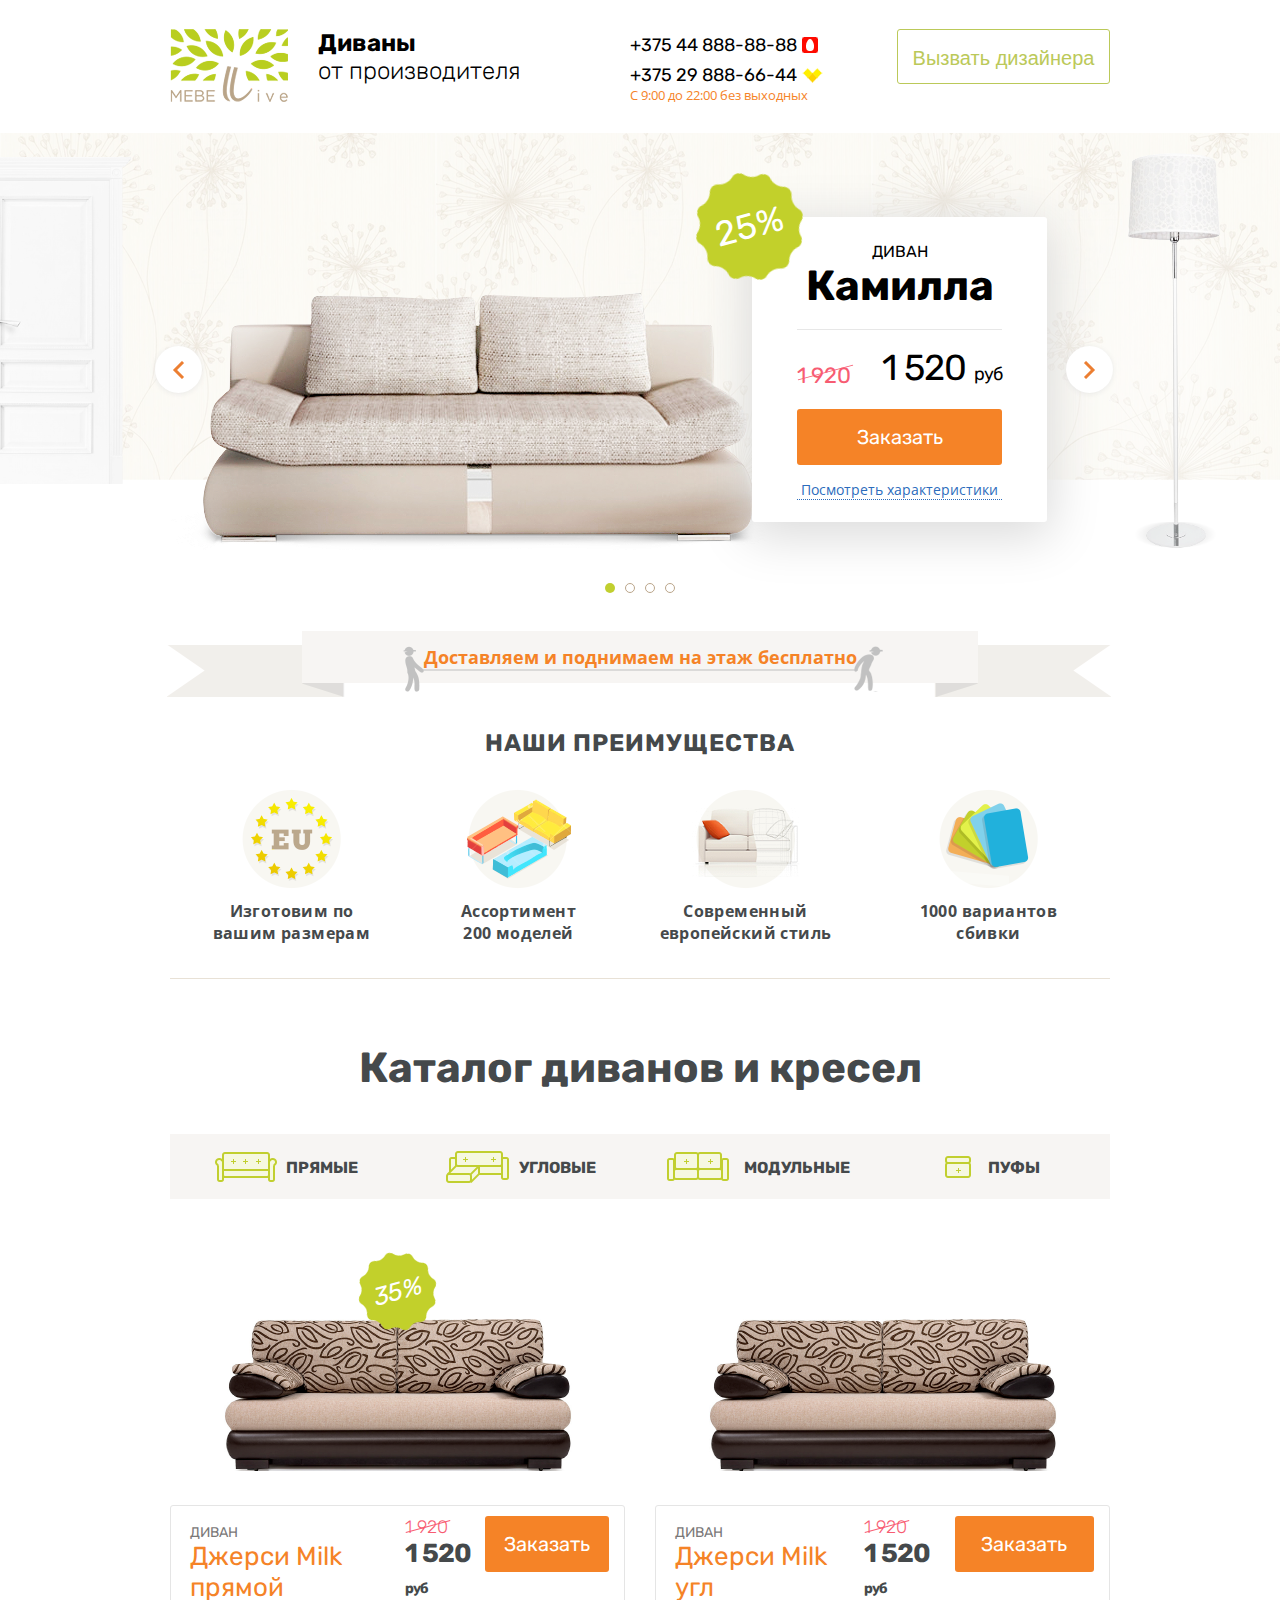
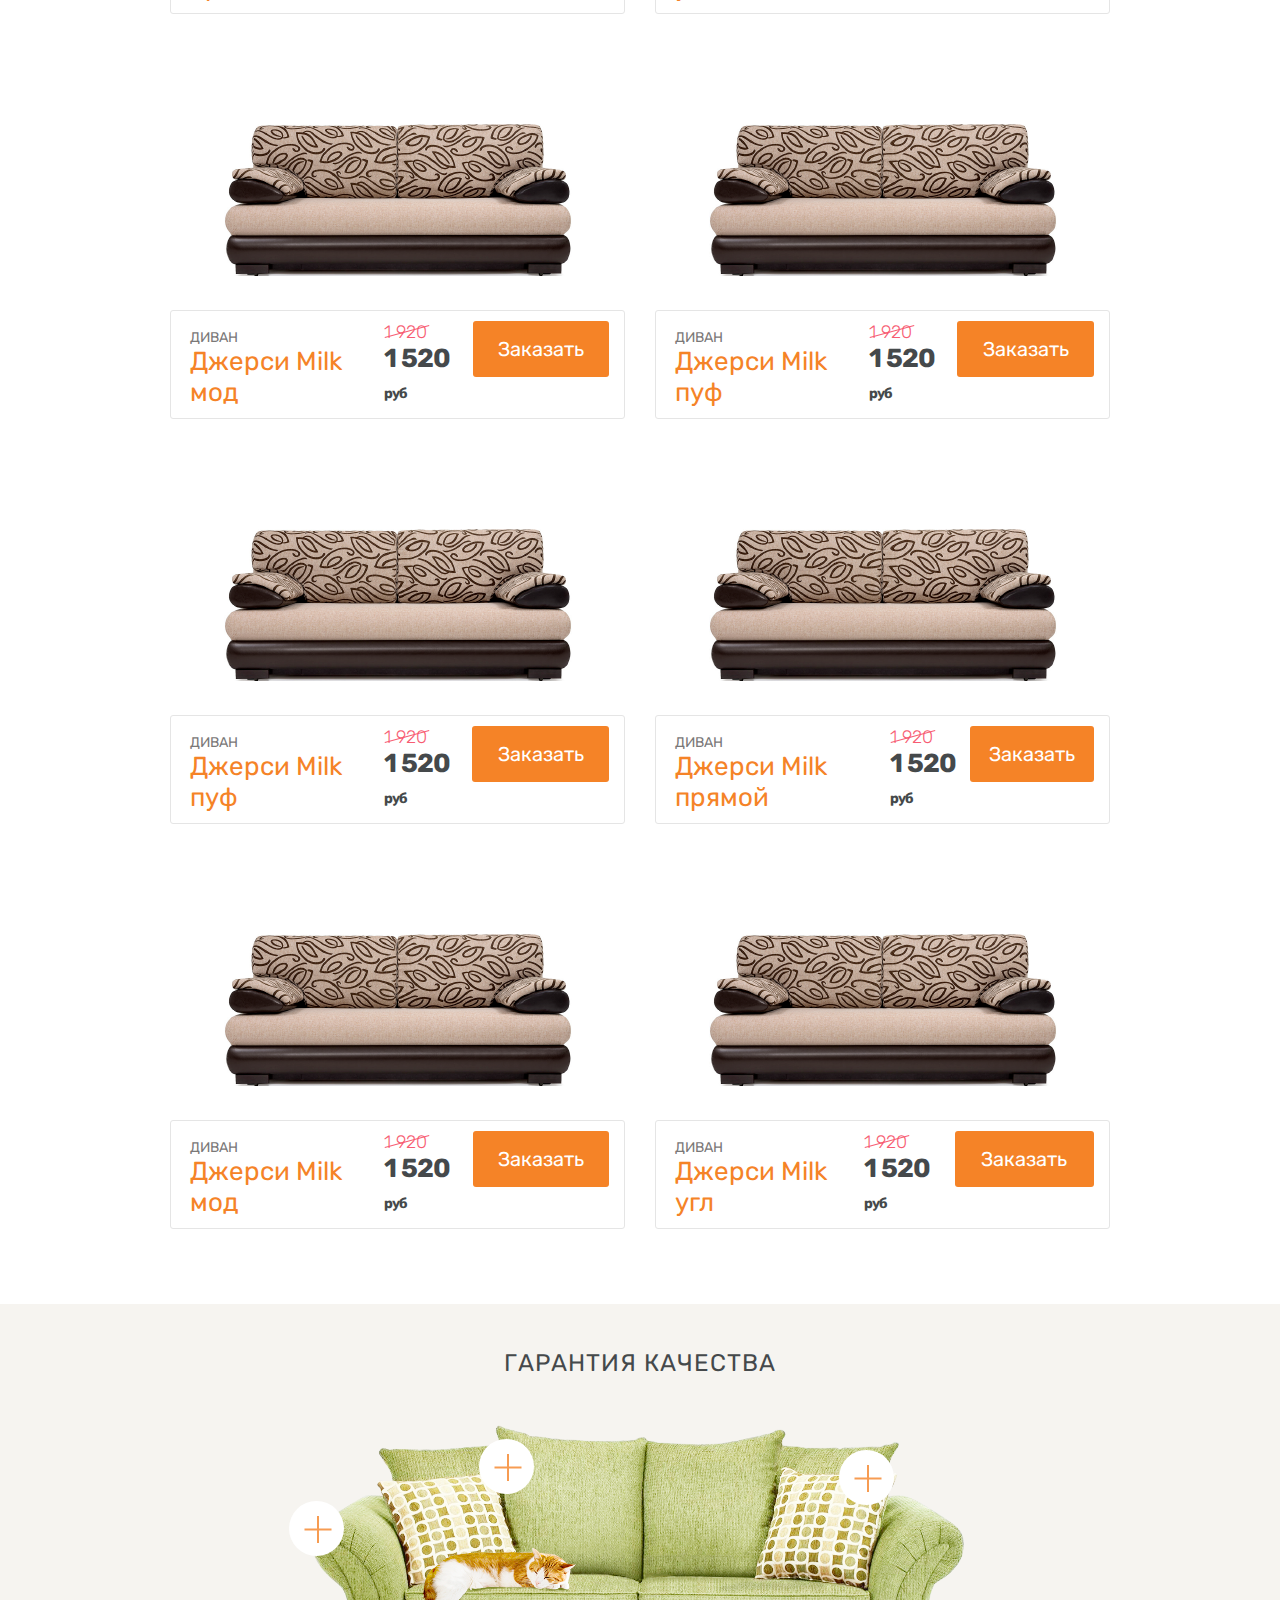
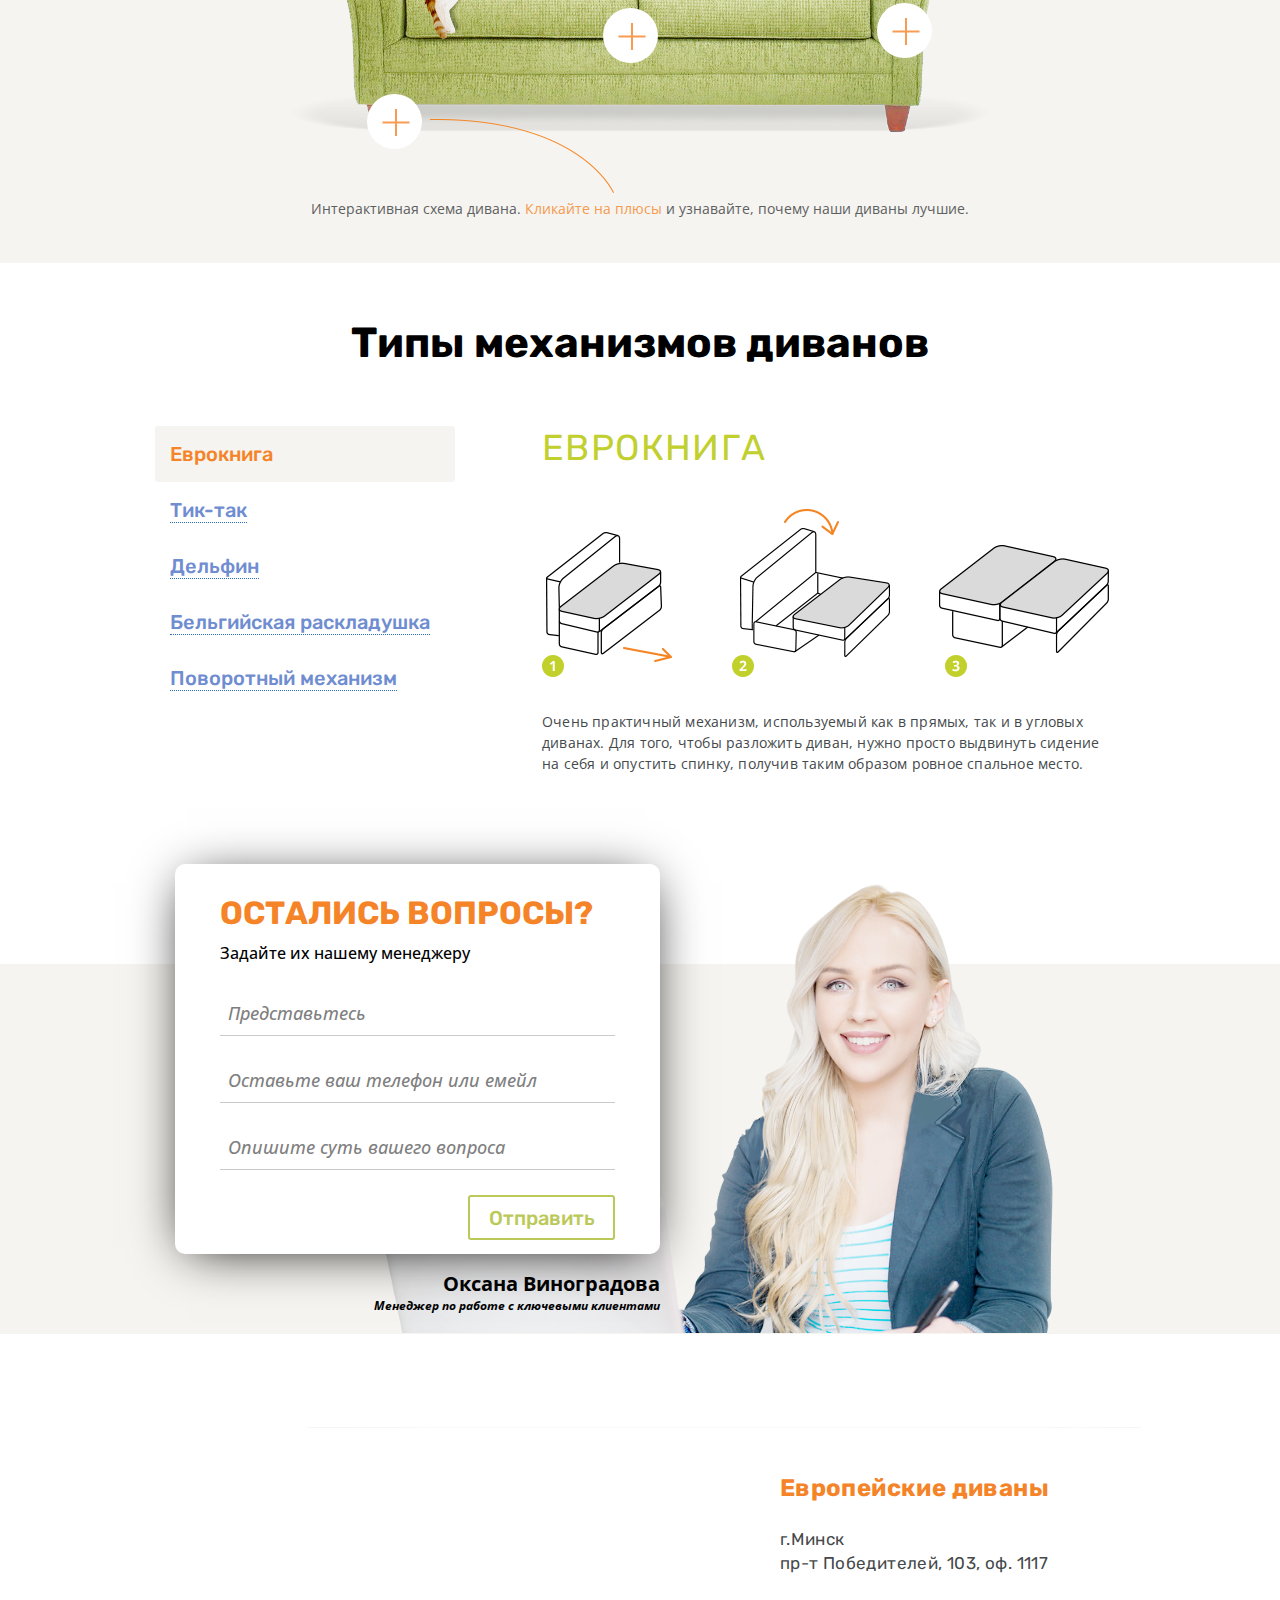
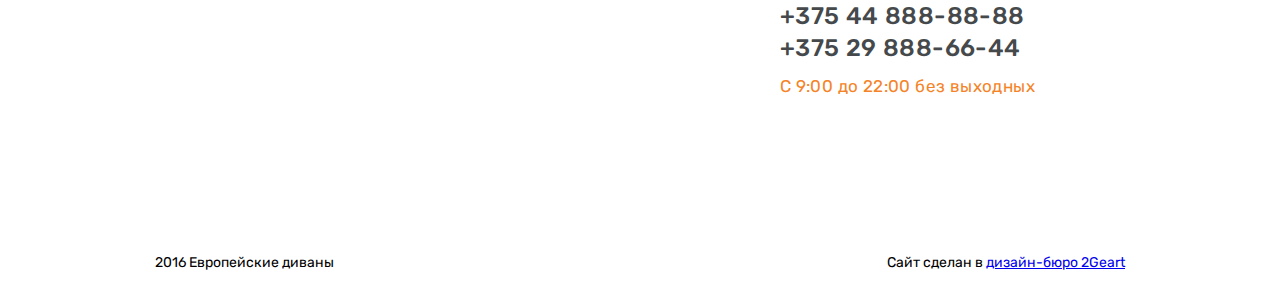
<file: Landing/Landing/index.html>
<!DOCTYPE html>
<html>
	<head>
		<meta charset="utf-8">
        <link href="https://fonts.googleapis.com/css?family=Open+Sans:300,400,500,700|Rubik:400,500,700" rel="stylesheet">
		<link rel="stylesheet" href="style.css">
	</head>
	<body>
        <div class="header-container">
            <header class="main-header">
                <div class="main-header__logo">
                    <img class="main-header__logo-img" src="img/logo.png" alt="logo">
                    <p class="main-header__logo-name"><span class="main-header__logo-name--bold">Диваны</span><br>от производителя</p>
                </div>
                <div class="main-header__contacts">
                    <p class="main-header__contacts-item main-header__contacts-item--mts">+375 44 888-88-88</p>
                    <p class="main-header__contacts-item main-header__contacts-item--velcom">+375 29 888-66-44</p>
                    <p class="main-header__contacts-time">С 9:00 до 22:00 без выходных</p>
                </div>
                <button class="main-header__designer main-header__designer--btn">Вызвать дизайнера</button>
            </header>
        </div>
        <div class="slider-container">
            <div class="slider">
                <input type="radio" name="slide" id="slide-1" checked>
                <input type="radio" name="slide" id="slide-2">
                <input type="radio" name="slide" id="slide-3">
                <input type="radio" name="slide" id="slide-4">
                <div class="slider__block">
                    <div class="slider__item slider__item--1">
                        <label class="slider__nav slider__nav--prev" for="slide-4"></label>
                        <label class="slider__nav slider__nav--next" for="slide-2"></label>
                        <div class="slider__item-img">
                            <img class="slider__img" src="img/slider_img.png" width="596" height="258">
                        </div>
                        <div class="slider__item-desc slider__item-desc--spo">
                            <p class="slider__title-bold block__title--bold"><span class="slider__title-normal">Диван</span><br>Камилла</p>
                            <div class="price slider__item-price">
                                <span class="slider__price-item slider__price--old">1 920</span>
                                <span class="slider__price-item slider__price--new">1 520 <i class="slider__price--new-small">руб</i></span>
                            </div>
                            <button class="btn slider__item-btn">Заказать</button>
                            <div class="slider__item-charact">
                                <p class="slider__item-features">Посмотреть характеристики</p>
                                <div class="catalogue__hover catalogue__hover--slider">
                                    <i class="catalogue__hover-close"></i>
                                    <p class="catalogue__hover-title block__title--bold">Диван Камилла</p>
                                    <div class="catalogue__hover-desc-block">
                                        <div class="catalogue__hover-sizes-block--1">
                                            <p class="catalogue__hover-size">Размеры</p>
                                            <div class="catalogue__hover-size-item">Длина<br> <span class="catalogue__hover-size-number">206</span> <span class="catalogue__hover-size-sm">см</span></div>
                                            <div class="catalogue__hover-size-item">Ширина<br> <span class="catalogue__hover-size-number">100</span> <span class="catalogue__hover-size-sm">см</span></div>
                                            <div class="catalogue__hover-size-item">Высота<br> <span class="catalogue__hover-size-number">94</span> <span class="catalogue__hover-size-sm">см</span></div>
                                        </div>
                                        <div class="catalogue__hover-sizes-block--2">
                                            <p class="catalogue__hover-size">Спальное место</p>
                                            <div class="catalogue__hover-size-item">Длина<br> <span class="catalogue__hover-size-number">206</span> <span class="catalogue__hover-size-sm">см</span></div>
                                            <div class="catalogue__hover-size-item">Ширина<br> <span class="catalogue__hover-size-number">100</span> <span class="catalogue__hover-size-sm">см</span></div>
                                            <div class="catalogue__hover-size-item">Высота<br> <span class="catalogue__hover-size-number">94</span> <span class="catalogue__hover-size-sm">см</span></div>
                                        </div>
                                        <div class="catalogue__hover-color">
                                            <p class="catalogue__hover-size">Любой цвет на выбор</p>
                                            <div class="catalogue__hover-color-desc">Наш дизайнер приедет и покажет всю цветовую палитру</div>
                                        </div>
                                    </div>
                                    <div class="catalogue__hover-details-block">
                                    <div class="catalogue__hover-gallery">
                                        <a class="catalogue__hover-gall-link" href="#"><img src="img/gallery_item1.png" alt="" class="catalogue__hover-gall-item"></a>
                                        <a class="catalogue__hover-gall-link" href="#"><img src="img/gallery_item2.png" alt="" class="catalogue__hover-gall-item"></a>
                                        <a class="catalogue__hover-gall-link" href="#"><img src="img/gallery_item3.png" alt="" class="catalogue__hover-gall-item"></a>
                                        <a class="catalogue__hover-gall-link" href="#"><img src="img/gallery_item4.png" alt="" class="catalogue__hover-gall-item"></a>
                                        <a class="catalogue__hover-gall-link" href="#"><img src="img/gallery_item5.png" alt="" class="catalogue__hover-gall-item"></a>
                                    </div>
                                    <p class="catalogue__hover-details-desc">
                                        Каркас: <span class="catalogue__hover-details--cont">Массив дерева</span><br>
                                        Механизм: <span class="catalogue__hover-details--cont">Еврокнига</span><br>
                                        Основание: <span class="catalogue__hover-details--cont">Пенополиуретан, Блок пружин боннель</span><br>
                                        Обивка: <span class="catalogue__hover-details--cont">Ткань, экокожа</span><br>
                                        Комплектация: <span class="catalogue__hover-details--cont">Диван, 4 подушки, бельевой ящик</span>
                                    </p>
                                </div>
                                </div>
                            </div>
                        </div>
                    </div>
                    <div class="slider__item slider__item--2">
                        <label class="slider__nav slider__nav--prev" for="slide-1"></label>
                        <label class="slider__nav slider__nav--next" for="slide-3"></label>
                        <div class="slider__item-img">
                            <img class="slider__img" src="img/slider_img.png" width="596" height="258">
                        </div>
                        <div class="slider__item-desc slider__item-desc--spo">
                            <p class="slider__title-bold block__title--bold"><span class="slider__title-normal">Диван</span><br>Камилла2</p>
                            <div class="price slider__item-price">
                                <span class="slider__price-item slider__price--old">1 920</span>
                                <span class="slider__price-item slider__price--new">1 520 <i class="slider__price--new-small">руб</i></span>
                            </div>
                            <button class="btn slider__item-btn">Заказать</button>
                            <div class="slider__item-charact">
                                <p class="slider__item-features">Посмотреть характеристики</p>
                                <div class="catalogue__hover catalogue__hover--slider">
                                    <i class="catalogue__hover-close"></i>
                                    <p class="catalogue__hover-title block__title--bold">Диван Камилла</p>
                                    <div class="catalogue__hover-desc-block">
                                        <div class="catalogue__hover-sizes-block--1">
                                            <p class="catalogue__hover-size">Размеры</p>
                                            <div class="catalogue__hover-size-item">Длина<br> <span class="catalogue__hover-size-number">206</span> <span class="catalogue__hover-size-sm">см</span></div>
                                            <div class="catalogue__hover-size-item">Ширина<br> <span class="catalogue__hover-size-number">100</span> <span class="catalogue__hover-size-sm">см</span></div>
                                            <div class="catalogue__hover-size-item">Высота<br> <span class="catalogue__hover-size-number">94</span> <span class="catalogue__hover-size-sm">см</span></div>
                                        </div>
                                        <div class="catalogue__hover-sizes-block--2">
                                            <p class="catalogue__hover-size">Спальное место</p>
                                            <div class="catalogue__hover-size-item">Длина<br> <span class="catalogue__hover-size-number">206</span> <span class="catalogue__hover-size-sm">см</span></div>
                                            <div class="catalogue__hover-size-item">Ширина<br> <span class="catalogue__hover-size-number">100</span> <span class="catalogue__hover-size-sm">см</span></div>
                                            <div class="catalogue__hover-size-item">Высота<br> <span class="catalogue__hover-size-number">94</span> <span class="catalogue__hover-size-sm">см</span></div>
                                        </div>
                                        <div class="catalogue__hover-color">
                                            <p class="catalogue__hover-size">Любой цвет на выбор</p>
                                            <div class="catalogue__hover-color-desc">Наш дизайнер приедет и покажет всю цветовую палитру</div>
                                        </div>
                                    </div>
                                    <div class="catalogue__hover-details-block">
                                    <div class="catalogue__hover-gallery">
                                        <a class="catalogue__hover-gall-link" href="#"><img src="img/gallery_item1.png" alt="" class="catalogue__hover-gall-item"></a>
                                        <a class="catalogue__hover-gall-link" href="#"><img src="img/gallery_item2.png" alt="" class="catalogue__hover-gall-item"></a>
                                        <a class="catalogue__hover-gall-link" href="#"><img src="img/gallery_item3.png" alt="" class="catalogue__hover-gall-item"></a>
                                        <a class="catalogue__hover-gall-link" href="#"><img src="img/gallery_item4.png" alt="" class="catalogue__hover-gall-item"></a>
                                        <a class="catalogue__hover-gall-link" href="#"><img src="img/gallery_item5.png" alt="" class="catalogue__hover-gall-item"></a>
                                    </div>
                                    <p class="catalogue__hover-details-desc">
                                        Каркас: <span class="catalogue__hover-details--cont">Массив дерева</span><br>
                                        Механизм: <span class="catalogue__hover-details--cont">Еврокнига</span><br>
                                        Основание: <span class="catalogue__hover-details--cont">Пенополиуретан, Блок пружин боннель</span><br>
                                        Обивка: <span class="catalogue__hover-details--cont">Ткань, экокожа</span><br>
                                        Комплектация: <span class="catalogue__hover-details--cont">Диван, 4 подушки, бельевой ящик</span>
                                    </p>
                                </div>
                                </div>
                            </div>
                        </div>
                    </div>
                    <div class="slider__item slider__item--3">
                        <label class="slider__nav slider__nav--prev" for="slide-2"></label>
                        <label class="slider__nav slider__nav--next" for="slide-4"></label>
                        <div class="slider__item-img">
                            <img class="slider__img" src="img/slider_img.png" width="596" height="258">
                        </div>
                        <div class="slider__item-desc slider__item-desc--spo">
                            <p class="slider__title-bold block__title--bold"><span class="slider__title-normal">Диван</span><br>Камилла3</p>
                            <div class="price slider__item-price">
                                <span class="slider__price-item slider__price--old">1 920</span>
                                <span class="slider__price-item slider__price--new">1 520 <i class="slider__price--new-small">руб</i></span>
                            </div>
                            <button class="btn slider__item-btn">Заказать</button>
                            <div class="slider__item-charact">
                                <p class="slider__item-features">Посмотреть характеристики</p>
                                <div class="catalogue__hover catalogue__hover--slider">
                                    <i class="catalogue__hover-close"></i>
                                    <p class="catalogue__hover-title block__title--bold">Диван Камилла</p>
                                    <div class="catalogue__hover-desc-block">
                                        <div class="catalogue__hover-sizes-block--1">
                                            <p class="catalogue__hover-size">Размеры</p>
                                            <div class="catalogue__hover-size-item">Длина<br> <span class="catalogue__hover-size-number">206</span> <span class="catalogue__hover-size-sm">см</span></div>
                                            <div class="catalogue__hover-size-item">Ширина<br> <span class="catalogue__hover-size-number">100</span> <span class="catalogue__hover-size-sm">см</span></div>
                                            <div class="catalogue__hover-size-item">Высота<br> <span class="catalogue__hover-size-number">94</span> <span class="catalogue__hover-size-sm">см</span></div>
                                        </div>
                                        <div class="catalogue__hover-sizes-block--2">
                                            <p class="catalogue__hover-size">Спальное место</p>
                                            <div class="catalogue__hover-size-item">Длина<br> <span class="catalogue__hover-size-number">206</span> <span class="catalogue__hover-size-sm">см</span></div>
                                            <div class="catalogue__hover-size-item">Ширина<br> <span class="catalogue__hover-size-number">100</span> <span class="catalogue__hover-size-sm">см</span></div>
                                            <div class="catalogue__hover-size-item">Высота<br> <span class="catalogue__hover-size-number">94</span> <span class="catalogue__hover-size-sm">см</span></div>
                                        </div>
                                        <div class="catalogue__hover-color">
                                            <p class="catalogue__hover-size">Любой цвет на выбор</p>
                                            <div class="catalogue__hover-color-desc">Наш дизайнер приедет и покажет всю цветовую палитру</div>
                                        </div>
                                    </div>
                                    <div class="catalogue__hover-details-block">
                                    <div class="catalogue__hover-gallery">
                                        <a class="catalogue__hover-gall-link" href="#"><img src="img/gallery_item1.png" alt="" class="catalogue__hover-gall-item"></a>
                                        <a class="catalogue__hover-gall-link" href="#"><img src="img/gallery_item2.png" alt="" class="catalogue__hover-gall-item"></a>
                                        <a class="catalogue__hover-gall-link" href="#"><img src="img/gallery_item3.png" alt="" class="catalogue__hover-gall-item"></a>
                                        <a class="catalogue__hover-gall-link" href="#"><img src="img/gallery_item4.png" alt="" class="catalogue__hover-gall-item"></a>
                                        <a class="catalogue__hover-gall-link" href="#"><img src="img/gallery_item5.png" alt="" class="catalogue__hover-gall-item"></a>
                                    </div>
                                    <p class="catalogue__hover-details-desc">
                                        Каркас: <span class="catalogue__hover-details--cont">Массив дерева</span><br>
                                        Механизм: <span class="catalogue__hover-details--cont">Еврокнига</span><br>
                                        Основание: <span class="catalogue__hover-details--cont">Пенополиуретан, Блок пружин боннель</span><br>
                                        Обивка: <span class="catalogue__hover-details--cont">Ткань, экокожа</span><br>
                                        Комплектация: <span class="catalogue__hover-details--cont">Диван, 4 подушки, бельевой ящик</span>
                                    </p>
                                </div>
                                </div>
                            </div>
                        </div>
                    </div>
                    <div class="slider__item slider__item--4">
                        <label class="slider__nav slider__nav--prev" for="slide-3"></label>
                        <label class="slider__nav slider__nav--next" for="slide-1"></label>
                        <div class="slider__item-img">
                            <img class="slider__img" src="img/slider_img.png" width="596" height="258">
                        </div>
                        <div class="slider__item-desc slider__item-desc--spo">
                            <p class="slider__title-bold block__title--bold"><span class="slider__title-normal">Диван</span><br>Камилла4</p>
                            <div class="price slider__item-price">
                                <span class="slider__price-item slider__price--old">1 920</span>
                                <span class="slider__price-item slider__price--new">1 520 <i class="slider__price--new-small">руб</i></span>
                            </div>
                            <button class="btn slider__item-btn">Заказать</button>
                            <div class="slider__item-charact">
                                <p class="slider__item-features">Посмотреть характеристики</p>
                                <div class="catalogue__hover catalogue__hover--slider">
                                    <i class="catalogue__hover-close"></i>
                                    <p class="catalogue__hover-title block__title--bold">Диван Камилла</p>
                                    <div class="catalogue__hover-desc-block">
                                        <div class="catalogue__hover-sizes-block--1">
                                            <p class="catalogue__hover-size">Размеры</p>
                                            <div class="catalogue__hover-size-item">Длина<br> <span class="catalogue__hover-size-number">206</span> <span class="catalogue__hover-size-sm">см</span></div>
                                            <div class="catalogue__hover-size-item">Ширина<br> <span class="catalogue__hover-size-number">100</span> <span class="catalogue__hover-size-sm">см</span></div>
                                            <div class="catalogue__hover-size-item">Высота<br> <span class="catalogue__hover-size-number">94</span> <span class="catalogue__hover-size-sm">см</span></div>
                                        </div>
                                        <div class="catalogue__hover-sizes-block--2">
                                            <p class="catalogue__hover-size">Спальное место</p>
                                            <div class="catalogue__hover-size-item">Длина<br> <span class="catalogue__hover-size-number">206</span> <span class="catalogue__hover-size-sm">см</span></div>
                                            <div class="catalogue__hover-size-item">Ширина<br> <span class="catalogue__hover-size-number">100</span> <span class="catalogue__hover-size-sm">см</span></div>
                                            <div class="catalogue__hover-size-item">Высота<br> <span class="catalogue__hover-size-number">94</span> <span class="catalogue__hover-size-sm">см</span></div>
                                        </div>
                                        <div class="catalogue__hover-color">
                                            <p class="catalogue__hover-size">Любой цвет на выбор</p>
                                            <div class="catalogue__hover-color-desc">Наш дизайнер приедет и покажет всю цветовую палитру</div>
                                        </div>
                                    </div>
                                    <div class="catalogue__hover-details-block">
                                    <div class="catalogue__hover-gallery">
                                        <a class="catalogue__hover-gall-link" href="#"><img src="img/gallery_item1.png" alt="" class="catalogue__hover-gall-item"></a>
                                        <a class="catalogue__hover-gall-link" href="#"><img src="img/gallery_item2.png" alt="" class="catalogue__hover-gall-item"></a>
                                        <a class="catalogue__hover-gall-link" href="#"><img src="img/gallery_item3.png" alt="" class="catalogue__hover-gall-item"></a>
                                        <a class="catalogue__hover-gall-link" href="#"><img src="img/gallery_item4.png" alt="" class="catalogue__hover-gall-item"></a>
                                        <a class="catalogue__hover-gall-link" href="#"><img src="img/gallery_item5.png" alt="" class="catalogue__hover-gall-item"></a>
                                    </div>
                                    <p class="catalogue__hover-details-desc">
                                        Каркас: <span class="catalogue__hover-details--cont">Массив дерева</span><br>
                                        Механизм: <span class="catalogue__hover-details--cont">Еврокнига</span><br>
                                        Основание: <span class="catalogue__hover-details--cont">Пенополиуретан, Блок пружин боннель</span><br>
                                        Обивка: <span class="catalogue__hover-details--cont">Ткань, экокожа</span><br>
                                        Комплектация: <span class="catalogue__hover-details--cont">Диван, 4 подушки, бельевой ящик</span>
                                    </p>
                                </div>
                                </div>
                            </div>
                        </div>
                    </div>
                </div>
                <div class="slider__toggles">
                    <label class="slider__toggle-item slider__toggle-item-1" for="slide-1"></label>
                    <label class="slider__toggle-item slider__toggle-item-2" for="slide-2"></label>
                    <label class="slider__toggle-item slider__toggle-item-3" for="slide-3"></label>
                    <label class="slider__toggle-item slider__toggle-item-4" for="slide-4"></label>
                </div>
            </div>
        </div>
		<div class="advantages">
            <div class="advantages__main"><span class="advantages__main-text">Доставляем и поднимаем на этаж бесплатно</span></div>
			<h5 class="block__title advantages__block-title">Наши преимущества</h5>
			<div class="advantages__block">
				<div class="advantages__item advantages__item--size">Изготовим по вашим размерам</div>
				<div class="advantages__item advantages__item--models">Ассортимент 200 моделей</div>
				<div class="advantages__item advantages__item--style">Современный европейский стиль</div>
				<div class="advantages__item advantages__item--const">1000 вариантов сбивки</div>
			</div>
		</div>
		<div class="catalogue">
			<div class="block__title--bold catalogue__block-title">Каталог диванов и кресел</div>
			<div class="catalogue__filters">
				<button class="catalogue__filter-item catalogue__filter-item--right">Прямые</button>
				<button class="catalogue__filter-item catalogue__filter-item--corner">Угловые</button>
				<button class="catalogue__filter-item catalogue__filter-item--module">Модульные</button>
				<button class="catalogue__filter-item catalogue__filter-item--puff">Пуфы</button>
			</div>
			<div class="catalogue__items">
				<article class="catalogue__item catalogue__item--right">
                    <i class="catalogue__spo">35%</i>
					<div class="catalogue__img-block">
                        <img class="catalogue__item-img" src="img/Jersy_Milk.png" alt="Jersy_Milk" width="348" height="152">
                        <div class="catalogue__hover">
                            <i class="catalogue__hover-close"></i>
                            <p class="catalogue__hover-title block__title--bold">Диван Камилла</p>
                            <div class="catalogue__hover-desc-block">
                                <div class="catalogue__hover-sizes-block--1">
                                    <p class="catalogue__hover-size">Размеры</p>
                                    <div class="catalogue__hover-size-item">Длина<br> <span class="catalogue__hover-size-number">206</span> <span class="catalogue__hover-size-sm">см</span></div>
                                    <div class="catalogue__hover-size-item">Ширина<br> <span class="catalogue__hover-size-number">100</span> <span class="catalogue__hover-size-sm">см</span></div>
                                    <div class="catalogue__hover-size-item">Высота<br> <span class="catalogue__hover-size-number">94</span> <span class="catalogue__hover-size-sm">см</span></div>
                                </div>
                                <div class="catalogue__hover-sizes-block--2">
                                    <p class="catalogue__hover-size">Спальное место</p>
                                    <div class="catalogue__hover-size-item">Длина<br> <span class="catalogue__hover-size-number">206</span> <span class="catalogue__hover-size-sm">см</span></div>
                                    <div class="catalogue__hover-size-item">Ширина<br> <span class="catalogue__hover-size-number">100</span> <span class="catalogue__hover-size-sm">см</span></div>
                                    <div class="catalogue__hover-size-item">Высота<br> <span class="catalogue__hover-size-number">94</span> <span class="catalogue__hover-size-sm">см</span></div>
                                </div>
                                <div class="catalogue__hover-color">
                                    <p class="catalogue__hover-size">Любой цвет на выбор</p>
                                    <div class="catalogue__hover-color-desc">Наш дизайнер приедет и покажет всю цветовую палитру</div>
                                </div>
                            </div>
                            <div class="catalogue__hover-details-block">
                                <div class="catalogue__hover-gallery">
                                    <a class="catalogue__hover-gall-link" href="#"><img src="img/gallery_item1.png" alt="" class="catalogue__hover-gall-item"></a>
                                    <a class="catalogue__hover-gall-link" href="#"><img src="img/gallery_item2.png" alt="" class="catalogue__hover-gall-item"></a>
                                    <a class="catalogue__hover-gall-link" href="#"><img src="img/gallery_item3.png" alt="" class="catalogue__hover-gall-item"></a>
                                    <a class="catalogue__hover-gall-link" href="#"><img src="img/gallery_item4.png" alt="" class="catalogue__hover-gall-item"></a>
                                    <a class="catalogue__hover-gall-link" href="#"><img src="img/gallery_item5.png" alt="" class="catalogue__hover-gall-item"></a>
                                </div>
                                <p class="catalogue__hover-details-desc">
                                    Каркас: <span class="catalogue__hover-details--cont">Массив дерева</span><br>
                                    Механизм: <span class="catalogue__hover-details--cont">Еврокнига</span><br>
                                    Основание: <span class="catalogue__hover-details--cont">Пенополиуретан, Блок пружин боннель</span><br>
                                    Обивка: <span class="catalogue__hover-details--cont">Ткань, экокожа</span><br>
                                    Комплектация: <span class="catalogue__hover-details--cont">Диван, 4 подушки, бельевой ящик</span>
                                </p>
                            </div>
				        </div>
                    </div>
					<div class="catalogue__item-desc">
					    <p class="catalogue__item-name">Диван<br> <span class="catalogue__item-name--orange">Джерси Milk прямой</span></p>
						<div class="price catalogue__item-price">
							<span class="slider__price--old catalogue__price--old">1 920</span>
                            <span class="slider__price--new catalogue__price--new">1 520 <span>руб</span></span>
						</div>
						<button class="btn slider__item-btn catalogue__item-btn">Заказать</button>
					</div>
				</article>
                <article class="catalogue__item catalogue__item--corner">
					<div class="catalogue__img-block">
                        <img class="catalogue__item-img" src="img/Jersy_Milk.png" alt="Jersy_Milk" width="348" height="152">
                        <div class="catalogue__hover">
                            <i class="catalogue__hover-close"></i>
                            <p class="catalogue__hover-title block__title--bold">Диван Камилла</p>
                            <div class="catalogue__hover-desc-block">
                                <div class="catalogue__hover-sizes-block--1">
                                    <p class="catalogue__hover-size">Размеры</p>
                                    <div class="catalogue__hover-size-item">Длина<br> <span class="catalogue__hover-size-number">206</span> <span class="catalogue__hover-size-sm">см</span></div>
                                    <div class="catalogue__hover-size-item">Ширина<br> <span class="catalogue__hover-size-number">100</span> <span class="catalogue__hover-size-sm">см</span></div>
                                    <div class="catalogue__hover-size-item">Высота<br> <span class="catalogue__hover-size-number">94</span> <span class="catalogue__hover-size-sm">см</span></div>
                                </div>
                                <div class="catalogue__hover-sizes-block--2">
                                    <p class="catalogue__hover-size">Спальное место</p>
                                    <div class="catalogue__hover-size-item">Длина<br> <span class="catalogue__hover-size-number">206</span> <span class="catalogue__hover-size-sm">см</span></div>
                                    <div class="catalogue__hover-size-item">Ширина<br> <span class="catalogue__hover-size-number">100</span> <span class="catalogue__hover-size-sm">см</span></div>
                                    <div class="catalogue__hover-size-item">Высота<br> <span class="catalogue__hover-size-number">94</span> <span class="catalogue__hover-size-sm">см</span></div>
                                </div>
                                <div class="catalogue__hover-color">
                                    <p class="catalogue__hover-size">Любой цвет на выбор</p>
                                    <div class="catalogue__hover-color-desc">Наш дизайнер приедет и покажет всю цветовую палитру</div>
                                </div>
                            </div>
                            <div class="catalogue__hover-details-block">
                                <div class="catalogue__hover-gallery">
                                    <a class="catalogue__hover-gall-link" href="#"><img src="img/gallery_item1.png" alt="" class="catalogue__hover-gall-item"></a>
                                    <a class="catalogue__hover-gall-link" href="#"><img src="img/gallery_item2.png" alt="" class="catalogue__hover-gall-item"></a>
                                    <a class="catalogue__hover-gall-link" href="#"><img src="img/gallery_item3.png" alt="" class="catalogue__hover-gall-item"></a>
                                    <a class="catalogue__hover-gall-link" href="#"><img src="img/gallery_item4.png" alt="" class="catalogue__hover-gall-item"></a>
                                    <a class="catalogue__hover-gall-link" href="#"><img src="img/gallery_item5.png" alt="" class="catalogue__hover-gall-item"></a>
                                </div>
                                <p class="catalogue__hover-details-desc">
                                    Каркас: <span class="catalogue__hover-details--cont">Массив дерева</span><br>
                                    Механизм: <span class="catalogue__hover-details--cont">Еврокнига</span><br>
                                    Основание: <span class="catalogue__hover-details--cont">Пенополиуретан, Блок пружин боннель</span><br>
                                    Обивка: <span class="catalogue__hover-details--cont">Ткань, экокожа</span><br>
                                    Комплектация: <span class="catalogue__hover-details--cont">Диван, 4 подушки, бельевой ящик</span>
                                </p>
                            </div>
				        </div>
                    </div>
					<div class="catalogue__item-desc">
					    <p class="catalogue__item-name">Диван<br> <span class="catalogue__item-name--orange">Джерси Milk угл</span></p>
						<div class="price catalogue__item-price">
							<span class="slider__price--old catalogue__price--old">1 920</span>
                            <span class="slider__price--new catalogue__price--new">1 520 <span>руб</span></span>
						</div>
						<button class="btn slider__item-btn catalogue__item-btn">Заказать</button>
					</div>
				</article>
                <article class="catalogue__item catalogue__item--module">
					<div class="catalogue__img-block">
                        <img class="catalogue__item-img" src="img/Jersy_Milk.png" alt="Jersy_Milk" width="348" height="152">
                        <div class="catalogue__hover">
                            <i class="catalogue__hover-close"></i>
                            <p class="catalogue__hover-title block__title--bold">Диван Камилла</p>
                            <div class="catalogue__hover-desc-block">
                                <div class="catalogue__hover-sizes-block--1">
                                    <p class="catalogue__hover-size">Размеры</p>
                                    <div class="catalogue__hover-size-item">Длина<br> <span class="catalogue__hover-size-number">206</span> <span class="catalogue__hover-size-sm">см</span></div>
                                    <div class="catalogue__hover-size-item">Ширина<br> <span class="catalogue__hover-size-number">100</span> <span class="catalogue__hover-size-sm">см</span></div>
                                    <div class="catalogue__hover-size-item">Высота<br> <span class="catalogue__hover-size-number">94</span> <span class="catalogue__hover-size-sm">см</span></div>
                                </div>
                                <div class="catalogue__hover-sizes-block--2">
                                    <p class="catalogue__hover-size">Спальное место</p>
                                    <div class="catalogue__hover-size-item">Длина<br> <span class="catalogue__hover-size-number">206</span> <span class="catalogue__hover-size-sm">см</span></div>
                                    <div class="catalogue__hover-size-item">Ширина<br> <span class="catalogue__hover-size-number">100</span> <span class="catalogue__hover-size-sm">см</span></div>
                                    <div class="catalogue__hover-size-item">Высота<br> <span class="catalogue__hover-size-number">94</span> <span class="catalogue__hover-size-sm">см</span></div>
                                </div>
                                <div class="catalogue__hover-color">
                                    <p class="catalogue__hover-size">Любой цвет на выбор</p>
                                    <div class="catalogue__hover-color-desc">Наш дизайнер приедет и покажет всю цветовую палитру</div>
                                </div>
                            </div>
                            <div class="catalogue__hover-details-block">
                                <div class="catalogue__hover-gallery">
                                    <a class="catalogue__hover-gall-link" href="#"><img src="img/gallery_item1.png" alt="" class="catalogue__hover-gall-item"></a>
                                    <a class="catalogue__hover-gall-link" href="#"><img src="img/gallery_item2.png" alt="" class="catalogue__hover-gall-item"></a>
                                    <a class="catalogue__hover-gall-link" href="#"><img src="img/gallery_item3.png" alt="" class="catalogue__hover-gall-item"></a>
                                    <a class="catalogue__hover-gall-link" href="#"><img src="img/gallery_item4.png" alt="" class="catalogue__hover-gall-item"></a>
                                    <a class="catalogue__hover-gall-link" href="#"><img src="img/gallery_item5.png" alt="" class="catalogue__hover-gall-item"></a>
                                </div>
                                <p class="catalogue__hover-details-desc">
                                    Каркас: <span class="catalogue__hover-details--cont">Массив дерева</span><br>
                                    Механизм: <span class="catalogue__hover-details--cont">Еврокнига</span><br>
                                    Основание: <span class="catalogue__hover-details--cont">Пенополиуретан, Блок пружин боннель</span><br>
                                    Обивка: <span class="catalogue__hover-details--cont">Ткань, экокожа</span><br>
                                    Комплектация: <span class="catalogue__hover-details--cont">Диван, 4 подушки, бельевой ящик</span>
                                </p>
                            </div>
				        </div>
                    </div>
					<div class="catalogue__item-desc">
					    <p class="catalogue__item-name">Диван<br> <span class="catalogue__item-name--orange">Джерси Milk мод</span></p>
						<div class="price catalogue__item-price">
							<span class="slider__price--old catalogue__price--old">1 920</span>
                            <span class="slider__price--new catalogue__price--new">1 520 <span>руб</span></span>
						</div>
						<button class="btn slider__item-btn catalogue__item-btn">Заказать</button>
					</div>
				</article>
                <article class="catalogue__item catalogue__item--puff">
					<div class="catalogue__img-block">
                        <img class="catalogue__item-img" src="img/Jersy_Milk.png" alt="Jersy_Milk" width="348" height="152">
                        <div class="catalogue__hover">
                            <i class="catalogue__hover-close"></i>
                            <p class="catalogue__hover-title block__title--bold">Диван Камилла</p>
                            <div class="catalogue__hover-desc-block">
                                <div class="catalogue__hover-sizes-block--1">
                                    <p class="catalogue__hover-size">Размеры</p>
                                    <div class="catalogue__hover-size-item">Длина<br> <span class="catalogue__hover-size-number">206</span> <span class="catalogue__hover-size-sm">см</span></div>
                                    <div class="catalogue__hover-size-item">Ширина<br> <span class="catalogue__hover-size-number">100</span> <span class="catalogue__hover-size-sm">см</span></div>
                                    <div class="catalogue__hover-size-item">Высота<br> <span class="catalogue__hover-size-number">94</span> <span class="catalogue__hover-size-sm">см</span></div>
                                </div>
                                <div class="catalogue__hover-sizes-block--2">
                                    <p class="catalogue__hover-size">Спальное место</p>
                                    <div class="catalogue__hover-size-item">Длина<br> <span class="catalogue__hover-size-number">206</span> <span class="catalogue__hover-size-sm">см</span></div>
                                    <div class="catalogue__hover-size-item">Ширина<br> <span class="catalogue__hover-size-number">100</span> <span class="catalogue__hover-size-sm">см</span></div>
                                    <div class="catalogue__hover-size-item">Высота<br> <span class="catalogue__hover-size-number">94</span> <span class="catalogue__hover-size-sm">см</span></div>
                                </div>
                                <div class="catalogue__hover-color">
                                    <p class="catalogue__hover-size">Любой цвет на выбор</p>
                                    <div class="catalogue__hover-color-desc">Наш дизайнер приедет и покажет всю цветовую палитру</div>
                                </div>
                            </div>
                            <div class="catalogue__hover-details-block">
                                <div class="catalogue__hover-gallery">
                                    <a class="catalogue__hover-gall-link" href="#"><img src="img/gallery_item1.png" alt="" class="catalogue__hover-gall-item"></a>
                                    <a class="catalogue__hover-gall-link" href="#"><img src="img/gallery_item2.png" alt="" class="catalogue__hover-gall-item"></a>
                                    <a class="catalogue__hover-gall-link" href="#"><img src="img/gallery_item3.png" alt="" class="catalogue__hover-gall-item"></a>
                                    <a class="catalogue__hover-gall-link" href="#"><img src="img/gallery_item4.png" alt="" class="catalogue__hover-gall-item"></a>
                                    <a class="catalogue__hover-gall-link" href="#"><img src="img/gallery_item5.png" alt="" class="catalogue__hover-gall-item"></a>
                                </div>
                                <p class="catalogue__hover-details-desc">
                                    Каркас: <span class="catalogue__hover-details--cont">Массив дерева</span><br>
                                    Механизм: <span class="catalogue__hover-details--cont">Еврокнига</span><br>
                                    Основание: <span class="catalogue__hover-details--cont">Пенополиуретан, Блок пружин боннель</span><br>
                                    Обивка: <span class="catalogue__hover-details--cont">Ткань, экокожа</span><br>
                                    Комплектация: <span class="catalogue__hover-details--cont">Диван, 4 подушки, бельевой ящик</span>
                                </p>
                            </div>
				        </div>
                    </div>
					<div class="catalogue__item-desc">
					    <p class="catalogue__item-name">Диван<br> <span class="catalogue__item-name--orange">Джерси Milk пуф</span></p>
						<div class="price catalogue__item-price">
							<span class="slider__price--old catalogue__price--old">1 920</span>
                            <span class="slider__price--new catalogue__price--new">1 520 <span>руб</span></span>
						</div>
						<button class="btn slider__item-btn catalogue__item-btn">Заказать</button>
					</div>
				</article>
                <article class="catalogue__item catalogue__item--puff">
					<div class="catalogue__img-block">
                        <img class="catalogue__item-img" src="img/Jersy_Milk.png" alt="Jersy_Milk" width="348" height="152">
                        <div class="catalogue__hover">
                            <i class="catalogue__hover-close"></i>
                            <p class="catalogue__hover-title block__title--bold">Диван Камилла</p>
                            <div class="catalogue__hover-desc-block">
                                <div class="catalogue__hover-sizes-block--1">
                                    <p class="catalogue__hover-size">Размеры</p>
                                    <div class="catalogue__hover-size-item">Длина<br> <span class="catalogue__hover-size-number">206</span> <span class="catalogue__hover-size-sm">см</span></div>
                                    <div class="catalogue__hover-size-item">Ширина<br> <span class="catalogue__hover-size-number">100</span> <span class="catalogue__hover-size-sm">см</span></div>
                                    <div class="catalogue__hover-size-item">Высота<br> <span class="catalogue__hover-size-number">94</span> <span class="catalogue__hover-size-sm">см</span></div>
                                </div>
                                <div class="catalogue__hover-sizes-block--2">
                                    <p class="catalogue__hover-size">Спальное место</p>
                                    <div class="catalogue__hover-size-item">Длина<br> <span class="catalogue__hover-size-number">206</span> <span class="catalogue__hover-size-sm">см</span></div>
                                    <div class="catalogue__hover-size-item">Ширина<br> <span class="catalogue__hover-size-number">100</span> <span class="catalogue__hover-size-sm">см</span></div>
                                    <div class="catalogue__hover-size-item">Высота<br> <span class="catalogue__hover-size-number">94</span> <span class="catalogue__hover-size-sm">см</span></div>
                                </div>
                                <div class="catalogue__hover-color">
                                    <p class="catalogue__hover-size">Любой цвет на выбор</p>
                                    <div class="catalogue__hover-color-desc">Наш дизайнер приедет и покажет всю цветовую палитру</div>
                                </div>
                            </div>
                            <div class="catalogue__hover-details-block">
                                <div class="catalogue__hover-gallery">
                                    <a class="catalogue__hover-gall-link" href="#"><img src="img/gallery_item1.png" alt="" class="catalogue__hover-gall-item"></a>
                                    <a class="catalogue__hover-gall-link" href="#"><img src="img/gallery_item2.png" alt="" class="catalogue__hover-gall-item"></a>
                                    <a class="catalogue__hover-gall-link" href="#"><img src="img/gallery_item3.png" alt="" class="catalogue__hover-gall-item"></a>
                                    <a class="catalogue__hover-gall-link" href="#"><img src="img/gallery_item4.png" alt="" class="catalogue__hover-gall-item"></a>
                                    <a class="catalogue__hover-gall-link" href="#"><img src="img/gallery_item5.png" alt="" class="catalogue__hover-gall-item"></a>
                                </div>
                                <p class="catalogue__hover-details-desc">
                                    Каркас: <span class="catalogue__hover-details--cont">Массив дерева</span><br>
                                    Механизм: <span class="catalogue__hover-details--cont">Еврокнига</span><br>
                                    Основание: <span class="catalogue__hover-details--cont">Пенополиуретан, Блок пружин боннель</span><br>
                                    Обивка: <span class="catalogue__hover-details--cont">Ткань, экокожа</span><br>
                                    Комплектация: <span class="catalogue__hover-details--cont">Диван, 4 подушки, бельевой ящик</span>
                                </p>
                            </div>
				        </div>
                    </div>
					<div class="catalogue__item-desc">
					    <p class="catalogue__item-name">Диван<br> <span class="catalogue__item-name--orange">Джерси Milk пуф</span></p>
						<div class="price catalogue__item-price">
							<span class="slider__price--old catalogue__price--old">1 920</span>
                            <span class="slider__price--new catalogue__price--new">1 520 <span>руб</span></span>
						</div>
						<button class="btn slider__item-btn catalogue__item-btn">Заказать</button>
					</div>
				</article>
                <article class="catalogue__item catalogue__item--right">
				    <div class="catalogue__img-block">
                        <img class="catalogue__item-img" src="img/Jersy_Milk.png" alt="Jersy_Milk" width="348" height="152">
                        <div class="catalogue__hover">
                            <i class="catalogue__hover-close"></i>
                            <p class="catalogue__hover-title block__title--bold">Диван Камилла</p>
                            <div class="catalogue__hover-desc-block">
                                <div class="catalogue__hover-sizes-block--1">
                                    <p class="catalogue__hover-size">Размеры</p>
                                    <div class="catalogue__hover-size-item">Длина<br> <span class="catalogue__hover-size-number">206</span> <span class="catalogue__hover-size-sm">см</span></div>
                                    <div class="catalogue__hover-size-item">Ширина<br> <span class="catalogue__hover-size-number">100</span> <span class="catalogue__hover-size-sm">см</span></div>
                                    <div class="catalogue__hover-size-item">Высота<br> <span class="catalogue__hover-size-number">94</span> <span class="catalogue__hover-size-sm">см</span></div>
                                </div>
                                <div class="catalogue__hover-sizes-block--2">
                                    <p class="catalogue__hover-size">Спальное место</p>
                                    <div class="catalogue__hover-size-item">Длина<br> <span class="catalogue__hover-size-number">206</span> <span class="catalogue__hover-size-sm">см</span></div>
                                    <div class="catalogue__hover-size-item">Ширина<br> <span class="catalogue__hover-size-number">100</span> <span class="catalogue__hover-size-sm">см</span></div>
                                    <div class="catalogue__hover-size-item">Высота<br> <span class="catalogue__hover-size-number">94</span> <span class="catalogue__hover-size-sm">см</span></div>
                                </div>
                                <div class="catalogue__hover-color">
                                    <p class="catalogue__hover-size">Любой цвет на выбор</p>
                                    <div class="catalogue__hover-color-desc">Наш дизайнер приедет и покажет всю цветовую палитру</div>
                                </div>
                            </div>
                            <div class="catalogue__hover-details-block">
                                <div class="catalogue__hover-gallery">
                                    <a class="catalogue__hover-gall-link" href="#"><img src="img/gallery_item1.png" alt="" class="catalogue__hover-gall-item"></a>
                                    <a class="catalogue__hover-gall-link" href="#"><img src="img/gallery_item2.png" alt="" class="catalogue__hover-gall-item"></a>
                                    <a class="catalogue__hover-gall-link" href="#"><img src="img/gallery_item3.png" alt="" class="catalogue__hover-gall-item"></a>
                                    <a class="catalogue__hover-gall-link" href="#"><img src="img/gallery_item4.png" alt="" class="catalogue__hover-gall-item"></a>
                                    <a class="catalogue__hover-gall-link" href="#"><img src="img/gallery_item5.png" alt="" class="catalogue__hover-gall-item"></a>
                                </div>
                                <p class="catalogue__hover-details-desc">
                                    Каркас: <span class="catalogue__hover-details--cont">Массив дерева</span><br>
                                    Механизм: <span class="catalogue__hover-details--cont">Еврокнига</span><br>
                                    Основание: <span class="catalogue__hover-details--cont">Пенополиуретан, Блок пружин боннель</span><br>
                                    Обивка: <span class="catalogue__hover-details--cont">Ткань, экокожа</span><br>
                                    Комплектация: <span class="catalogue__hover-details--cont">Диван, 4 подушки, бельевой ящик</span>
                                </p>
                            </div>
				        </div>
                    </div>
					<div class="catalogue__item-desc">
					    <p class="catalogue__item-name">Диван<br> <span class="catalogue__item-name--orange">Джерси Milk прямой</span></p>
						<div class="price catalogue__item-price">
							<span class="slider__price--old catalogue__price--old">1 920</span>
                            <span class="slider__price--new catalogue__price--new">1 520 <span>руб</span></span>
						</div>
						<button class="btn slider__item-btn catalogue__item-btn">Заказать</button>
					</div>
				</article>
                <article class="catalogue__item catalogue__item--module">
					<div class="catalogue__img-block">
                        <img class="catalogue__item-img" src="img/Jersy_Milk.png" alt="Jersy_Milk" width="348" height="152">
                        <div class="catalogue__hover">
                            <i class="catalogue__hover-close"></i>
                            <p class="catalogue__hover-title block__title--bold">Диван Камилла</p>
                            <div class="catalogue__hover-desc-block">
                                <div class="catalogue__hover-sizes-block--1">
                                    <p class="catalogue__hover-size">Размеры</p>
                                    <div class="catalogue__hover-size-item">Длина<br> <span class="catalogue__hover-size-number">206</span> <span class="catalogue__hover-size-sm">см</span></div>
                                    <div class="catalogue__hover-size-item">Ширина<br> <span class="catalogue__hover-size-number">100</span> <span class="catalogue__hover-size-sm">см</span></div>
                                    <div class="catalogue__hover-size-item">Высота<br> <span class="catalogue__hover-size-number">94</span> <span class="catalogue__hover-size-sm">см</span></div>
                                </div>
                                <div class="catalogue__hover-sizes-block--2">
                                    <p class="catalogue__hover-size">Спальное место</p>
                                    <div class="catalogue__hover-size-item">Длина<br> <span class="catalogue__hover-size-number">206</span> <span class="catalogue__hover-size-sm">см</span></div>
                                    <div class="catalogue__hover-size-item">Ширина<br> <span class="catalogue__hover-size-number">100</span> <span class="catalogue__hover-size-sm">см</span></div>
                                    <div class="catalogue__hover-size-item">Высота<br> <span class="catalogue__hover-size-number">94</span> <span class="catalogue__hover-size-sm">см</span></div>
                                </div>
                                <div class="catalogue__hover-color">
                                    <p class="catalogue__hover-size">Любой цвет на выбор</p>
                                    <div class="catalogue__hover-color-desc">Наш дизайнер приедет и покажет всю цветовую палитру</div>
                                </div>
                            </div>
                            <div class="catalogue__hover-details-block">
                                <div class="catalogue__hover-gallery">
                                    <a class="catalogue__hover-gall-link" href="#"><img src="img/gallery_item1.png" alt="" class="catalogue__hover-gall-item"></a>
                                    <a class="catalogue__hover-gall-link" href="#"><img src="img/gallery_item2.png" alt="" class="catalogue__hover-gall-item"></a>
                                    <a class="catalogue__hover-gall-link" href="#"><img src="img/gallery_item3.png" alt="" class="catalogue__hover-gall-item"></a>
                                    <a class="catalogue__hover-gall-link" href="#"><img src="img/gallery_item4.png" alt="" class="catalogue__hover-gall-item"></a>
                                    <a class="catalogue__hover-gall-link" href="#"><img src="img/gallery_item5.png" alt="" class="catalogue__hover-gall-item"></a>
                                </div>
                                <p class="catalogue__hover-details-desc">
                                    Каркас: <span class="catalogue__hover-details--cont">Массив дерева</span><br>
                                    Механизм: <span class="catalogue__hover-details--cont">Еврокнига</span><br>
                                    Основание: <span class="catalogue__hover-details--cont">Пенополиуретан, Блок пружин боннель</span><br>
                                    Обивка: <span class="catalogue__hover-details--cont">Ткань, экокожа</span><br>
                                    Комплектация: <span class="catalogue__hover-details--cont">Диван, 4 подушки, бельевой ящик</span>
                                </p>
                            </div>
				        </div>
                    </div>
					<div class="catalogue__item-desc">
					    <p class="catalogue__item-name">Диван<br> <span class="catalogue__item-name--orange">Джерси Milk мод</span></p>
						<div class="price catalogue__item-price">
							<span class="slider__price--old catalogue__price--old">1 920</span>
                            <span class="slider__price--new catalogue__price--new">1 520 <span>руб</span></span>
						</div>
						<button class="btn slider__item-btn catalogue__item-btn">Заказать</button>
					</div>
				</article>
                <article class="catalogue__item catalogue__item--corner">
					<div class="catalogue__img-block">
                        <img class="catalogue__item-img" src="img/Jersy_Milk.png" alt="Jersy_Milk" width="348" height="152">
                        <div class="catalogue__hover">
                            <i class="catalogue__hover-close"></i>
                            <p class="catalogue__hover-title block__title--bold">Диван Камилла</p>
                            <div class="catalogue__hover-desc-block">
                                <div class="catalogue__hover-sizes-block--1">
                                    <p class="catalogue__hover-size">Размеры</p>
                                    <div class="catalogue__hover-size-item">Длина<br> <span class="catalogue__hover-size-number">206</span> <span class="catalogue__hover-size-sm">см</span></div>
                                    <div class="catalogue__hover-size-item">Ширина<br> <span class="catalogue__hover-size-number">100</span> <span class="catalogue__hover-size-sm">см</span></div>
                                    <div class="catalogue__hover-size-item">Высота<br> <span class="catalogue__hover-size-number">94</span> <span class="catalogue__hover-size-sm">см</span></div>
                                </div>
                                <div class="catalogue__hover-sizes-block--2">
                                    <p class="catalogue__hover-size">Спальное место</p>
                                    <div class="catalogue__hover-size-item">Длина<br> <span class="catalogue__hover-size-number">206</span> <span class="catalogue__hover-size-sm">см</span></div>
                                    <div class="catalogue__hover-size-item">Ширина<br> <span class="catalogue__hover-size-number">100</span> <span class="catalogue__hover-size-sm">см</span></div>
                                    <div class="catalogue__hover-size-item">Высота<br> <span class="catalogue__hover-size-number">94</span> <span class="catalogue__hover-size-sm">см</span></div>
                                </div>
                                <div class="catalogue__hover-color">
                                    <p class="catalogue__hover-size">Любой цвет на выбор</p>
                                    <div class="catalogue__hover-color-desc">Наш дизайнер приедет и покажет всю цветовую палитру</div>
                                </div>
                            </div>
                            <div class="catalogue__hover-details-block">
                                <div class="catalogue__hover-gallery">
                                    <a class="catalogue__hover-gall-link" href="#"><img src="img/gallery_item1.png" alt="" class="catalogue__hover-gall-item"></a>
                                    <a class="catalogue__hover-gall-link" href="#"><img src="img/gallery_item2.png" alt="" class="catalogue__hover-gall-item"></a>
                                    <a class="catalogue__hover-gall-link" href="#"><img src="img/gallery_item3.png" alt="" class="catalogue__hover-gall-item"></a>
                                    <a class="catalogue__hover-gall-link" href="#"><img src="img/gallery_item4.png" alt="" class="catalogue__hover-gall-item"></a>
                                    <a class="catalogue__hover-gall-link" href="#"><img src="img/gallery_item5.png" alt="" class="catalogue__hover-gall-item"></a>
                                </div>
                                <p class="catalogue__hover-details-desc">
                                    Каркас: <span class="catalogue__hover-details--cont">Массив дерева</span><br>
                                    Механизм: <span class="catalogue__hover-details--cont">Еврокнига</span><br>
                                    Основание: <span class="catalogue__hover-details--cont">Пенополиуретан, Блок пружин боннель</span><br>
                                    Обивка: <span class="catalogue__hover-details--cont">Ткань, экокожа</span><br>
                                    Комплектация: <span class="catalogue__hover-details--cont">Диван, 4 подушки, бельевой ящик</span>
                                </p>
                            </div>
				        </div>
                    </div>
					<div class="catalogue__item-desc">
					    <p class="catalogue__item-name">Диван<br> <span class="catalogue__item-name--orange">Джерси Milk угл</span></p>
						<div class="price catalogue__item-price">
							<span class="slider__price--old catalogue__price--old">1 920</span>
                            <span class="slider__price--new catalogue__price--new">1 520 <span>руб</span></span>
						</div>
						<button class="btn slider__item-btn catalogue__item-btn">Заказать</button>
					</div>
				</article>
			</div>
		</div>
		<div class="quality">
			<div class="quality__block-title">Гарантия качества</div>
			<div class="quality__img">
                <img src="img/quality.png" alt="quality">
                <div class="quality__desc quality__desc--1"></div>
                <div class="quality__desc quality__desc--2"></div>
                <div class="quality__desc quality__desc--3"></div>
                <div class="quality__desc quality__desc--4"></div>
                <div class="quality__desc quality__desc--5"></div>
                <div class="quality__desc quality__desc--6"></div>
            </div>
			<p class="quality__instruction">Интерактивная схема дивана. <span class="quality__instruction--orange">Кликайте на плюсы</span> и узнавайте, почему наши диваны лучшие.</p>
		</div>
        <div class="types__container">
            <div class="types">
                <div class="block__title--bold types__title">Типы механизмов диванов</div>
                <div class="types__block clearfix">
                    <input type="radio" name="type" class="types__name-item" id="type1" checked>
                    <input type="radio" name="type" class="types__name-item" id="type2">
                    <input type="radio" name="type" class="types__name-item" id="type3">
                    <input type="radio" name="type" class="types__name-item" id="type4">
                    <input type="radio" name="type" class="types__name-item" id="type5">
                    <div class="types__names">
                        <label class="types__name types__name-text toggle__type1" for="type1"><span>Еврокнига</span></label>
                        <label class="types__name types__name-text toggle__type2" for="type2"><span>Тик-так</span></label>
                        <label class="types__name types__name-text toggle__type3" for="type3"><span>Дельфин</span></label>
                        <label class="types__name types__name-text toggle__type4" for="type4"><span>Бельгийская раскладушка</span></label>
                        <label class="types__name types__name-text toggle__type5" for="type5"><span>Поворотный механизм</span></label>
                    </div>
                    <div class="types__desc">
                        <div class="types__desc-item type__item1">
                            <p class="types__desc-title">Еврокнига</p>
                            <div class="types__img-block">
                                <img src="img/Euro_book.png">
                            </div>
                            <p class="types__desc-block">Очень практичный механизм, используемый как в прямых, так и в угловых диванах. Для того, чтобы разложить диван, нужно просто выдвинуть сидение на себя и опустить спинку, получив таким образом ровное спальное место.</p>
                        </div>
                        <div class="types__desc-item type__item2">
                            <p class="types__desc-title">Тик-так</p>
                            <div class="types__img-block">
                                <img src="img/Euro_book.png">
                            </div>
                            <p class="types__desc-block">Очень практичный механизм, используемый как в прямых, так и в угловых диванах. Для того, чтобы разложить диван, нужно просто выдвинуть сидение на себя и опустить спинку, получив таким образом ровное спальное место.</p>
                        </div>
                        <div class="types__desc-item type__item3">
                            <p class="types__desc-title">Дельфин</p>
                            <div class="types__img-block">
                                <img src="img/Euro_book.png">
                            </div>
                            <p class="types__desc-block">Очень практичный механизм, используемый как в прямых, так и в угловых диванах. Для того, чтобы разложить диван, нужно просто выдвинуть сидение на себя и опустить спинку, получив таким образом ровное спальное место.</p>
                        </div>
                        <div class="types__desc-item type__item4">
                            <p class="types__desc-title">Бельгийская раскладушка</p>
                            <div class="types__img-block">
                                <img src="img/Euro_book.png">
                            </div>
                            <p class="types__desc-block">Очень практичный механизм, используемый как в прямых, так и в угловых диванах. Для того, чтобы разложить диван, нужно просто выдвинуть сидение на себя и опустить спинку, получив таким образом ровное спальное место.</p>
                        </div>
                        <div class="types__desc-item type__item5">
                            <p class="types__desc-title">Поворотный механизм</p>
                            <div class="types__img-block">
                                <img src="img/Euro_book.png">
                            </div>
                            <p class="types__desc-block">Очень практичный механизм, используемый как в прямых, так и в угловых диванах. Для того, чтобы разложить диван, нужно просто выдвинуть сидение на себя и опустить спинку, получив таким образом ровное спальное место.</p>
                        </div>
                    </div>
                </div>
            </div>
        </div>
        <div class="contact__container">
            <div class="contact">
                <div class="contact__block">
                    <p class="contact__title">Остались вопросы?</p>
                    <p class="contact__ask">Задайте их нашему менеджеру</p>
                    <form class="contact__form" action="dashayarohovich@mail.ru">
                        <input class="contact__input contact__input--name" type="text" name="name" placeholder="Представьтесь" required>
                        <input class="contact__input contact__input--email" type="text" name="email" placeholder="Оставьте ваш телефон или емейл" required>
                        <input class="contact__input contact__input--question" type="text" name="question" placeholder="Опишите суть вашего вопроса" required>
                        <button class="contact__btn" type="submit">Отправить</button>
                    </form>
                    <div class="contact__cont-person">
                        <p class="contact__name">Оксана Виноградова</p>
                        <p class="contact__position">Менеджер по работе с ключевыми клиентами</p>
                    </div>
                </div>
                <div class="contact__img"></div>
            </div>
        </div>
		<div class="map" id="map">
            <div class="map-container">
                <div class="map__contacts">
                    <p class="map__contacts-title">Европейские диваны</p>
                    <p class="map__contacts-address">г.Минск<br>пр-т Победителей, 103, оф. 1117</p>
                    <p class="map__contacts-tel">+375 44 888-88-88<br>+375 29 888-66-44</p>
                    <p class="map__contacts-time">С 9:00 до 22:00 без выходных</p>
                </div>
            </div>
		</div>
		<footer class="main-footer">
            <div class="main-footer__container clearfix">
                <p class="main-footer__copyright">2016 Европейские диваны</p>
                <p class="main-footer__created">Сайт сделан в <a href="http://2geart.com/">дизайн-бюро 2Geart</a></p>
            </div>
		</footer>
        <div class="popup-bg"></div>
        <div class="popup popup__designer-call">
            <i class="catalogue__hover-close catalogue__hover-close--popup"></i>
            <h4 class="popup__header">Вызвать дизайнера</h4>
            <form class="form__call-designer">
                <input class="popup__input" placeholder="Введите ваш телефон или е-мейл" required>
                <button class="popup__btn popup__btn--designer" type="submit">Отправить</button>
            </form>
        </div>
        <div class="popup popup__designer-submit">
            <i class="catalogue__hover-close catalogue__hover-close--popup"></i>
            <h4 class="popup__header popup__header--designer-submit">Ваш вызов дизайнера успешно отправлен</h4>
            <p class="popup__text">В ближайшее время наш специалист свяжется с вами.</p>
            <button class="popup__btn popup__btn--designer-close">Закрыть</button>
        </div>
        <div class="popup popup__order">
            <i class="catalogue__hover-close catalogue__hover-close--popup"></i>
            <h4 class="popup__header popup__header--order">Заявка на диван</h4>
            <form class="form__order">
                <input class="popup__input" placeholder="Введите ваш телефон или е-мейл" required>
                <button class="popup__btn" type="submit">Отправить</button>
            </form>
        </div>
        <div class="popup quality__popup quality__popup--1">
            <i class="catalogue__hover-close catalogue__hover-close--quality-popup"></i>
            <h4 class="quality__popup-title">Высокое качество текстиля</h4>
            <p class="quality__popup-desc">Текстиль, который используется в польских диванах, очень высокого качества с максимальным циклом износостойкости. Также используется натуральная кожа и экокожа исключительно класса А. Это эксклюзивные материалы, аналогов которым нет на белорусском рынке. </p>
        </div>
        <div class="popup quality__popup quality__popup--2">
            <i class="catalogue__hover-close catalogue__hover-close--quality-popup"></i>
            <h4 class="quality__popup-title">Высокое качество текстиля</h4>
            <p class="quality__popup-desc">Текстиль, который используется в польских диванах, очень высокого качества с максимальным циклом износостойкости. Также используется натуральная кожа и экокожа исключительно класса А. Это эксклюзивные материалы, аналогов которым нет на белорусском рынке. </p>
        </div>
        <div class="popup quality__popup quality__popup--3">
            <i class="catalogue__hover-close catalogue__hover-close--quality-popup"></i>
            <h4 class="quality__popup-title">Высокое качество текстиля</h4>
            <p class="quality__popup-desc">Текстиль, который используется в польских диванах, очень высокого качества с максимальным циклом износостойкости. Также используется натуральная кожа и экокожа исключительно класса А. Это эксклюзивные материалы, аналогов которым нет на белорусском рынке. </p>
        </div>
        <div class="popup quality__popup quality__popup--4">
            <i class="catalogue__hover-close catalogue__hover-close--quality-popup"></i>
            <h4 class="quality__popup-title">Высокое качество текстиля</h4>
            <p class="quality__popup-desc">Текстиль, который используется в польских диванах, очень высокого качества с максимальным циклом износостойкости. Также используется натуральная кожа и экокожа исключительно класса А. Это эксклюзивные материалы, аналогов которым нет на белорусском рынке. </p>
        </div>
        <div class="popup quality__popup quality__popup--5">
            <i class="catalogue__hover-close catalogue__hover-close--quality-popup"></i>
            <h4 class="quality__popup-title">Высокое качество текстиля</h4>
            <p class="quality__popup-desc">Текстиль, который используется в польских диванах, очень высокого качества с максимальным циклом износостойкости. Также используется натуральная кожа и экокожа исключительно класса А. Это эксклюзивные материалы, аналогов которым нет на белорусском рынке. </p>
        </div>
        <div class="popup quality__popup quality__popup--6">
            <i class="catalogue__hover-close catalogue__hover-close--quality-popup"></i>
            <h4 class="quality__popup-title">Высокое качество текстиля</h4>
            <p class="quality__popup-desc">Текстиль, который используется в польских диванах, очень высокого качества с максимальным циклом износостойкости. Также используется натуральная кожа и экокожа исключительно класса А. Это эксклюзивные материалы, аналогов которым нет на белорусском рынке. </p>
        </div>
        <script src="http://api-maps.yandex.ru/2.1/?lang=ru_RU" type="text/javascript"></script>
        <script src="js/jquery-3.1.1.min.js"></script>
        <script src="js/scripts.js"></script>
	</body>
</html>
</file>
<file: Landing/Landing/style.css>
body {
    position: relative;
    margin: 0;
}
p {
    margin: 0;
}
.clearfix {
    display: table;
    content: "";
    clear: both;
}
.block__title--bold {
    text-align: center;
    font-family: "Rubik", "Arial", sans-serif;
    font-size: 42px;
    font-weight: 700;
}

/*===========HEADER=============*/
.header-container {
    position: fixed;
    z-index: 15;
    top: 0;
    width: 100%;
    background-color: #fff;
}
.main-header {
    display: flex;
    justify-content: space-between;
    align-items: flex-start;
    width: 940px;
    margin: 0 auto;
    padding: 29px 0;
    padding-top: 19px;
    padding-top: 29px;
}
.main-header__logo {
    display: flex;
    align-items: flex-start;
}
.main-header__logo-name {
    margin-left: 30px;
    font-family: "Rubik", "Arial", sans-serif;
    font-size: 24px;
    font-weight: 300;
}
.main-header__logo-name--bold {
    font-weight: 700;
}
.main-header__contacts {
    padding-top: 5px;
    margin-left: 50px;
}
.main-header__contacts-item {
    margin: 0;
    padding-right: 40px;
    font-family: "Rubik", "Arial", sans-serif;
    font-size: 18px;
    background-repeat: no-repeat;
    background-position: 172px center;
}
.main-header__contacts-item--mts {
    background-image: url("img/icon_mts.png");
}
.main-header__contacts-item--velcom {
    margin-top: 8px;
    background-image: url("img/icon_velcom.png");
}
.main-header__contacts-time {
    font-family: "Open Sans", "Arial", sans-serif;
    font-size: 13px;
    color: #f58327;
}
.main-header__designer--btn {
    display: block;
    box-sizing: border-box;
    width: 213px;
    height: 55px;
    line-height: 55px;
    border: 1px solid #bbc959;
    border-radius: 3px;
    background-color: transparent;
    color: #bbc959;
    font-size: 20px;
    cursor: pointer;
    transition: all 0.2s ease-in-out;
}
.main-header__designer--btn:hover,
.main-header__designer--btn:active {
    background-color: #b8cd25;
    color: #ffffff;
}

/*===========SLIDER=============*/
.slider-container {
    background-image: url(img/slider_bg.png);
    background-repeat: repeat-x;
}
.slider::before {
    position: absolute;
    top: 113px;
    left: -199px;
    content: "";
    display: block;
    width: 175px;
    height: 327px;
    background-image: url("img/slider__bg-door.png");
}
.slider::after {
    position: absolute;
    top: 90px;
    right: -165px;
    content: "";
    display: block;
    width: 264px;
    height: 526px;
    background-image: url("img/slider_bg-lamp.png");
}
.slider {
    position: relative;
    width: 970px;
    margin: 0 auto;
    padding-top: 100px;
    margin-top: 44px;
    margin-bottom: 40px;
}
.slider__block {
    position: relative;
    height: 388px;
}
.slider__nav {
    content: "";
    position: absolute;
    z-index: 3;
    top: 202px;
    display: block;
    height: 47px;
    width: 47px;
    background-color: #fff;
    border-radius: 50%;
    box-shadow: 0px 1px 7px -2px #dbdbdb;
    background-position: center center;
    background-repeat: no-repeat;
    cursor: pointer;
    transition: background-color 0.2s ease-in-out;
}
.slider__nav:hover {
    background-color: #f28126;
}
.slider__nav--prev {
    background-image: url(img/icon__slider_prev.png);
    left: 0;
}
.slider__nav--next {
    background-image: url(img/icon__slider-next.png);
    right: 0;
}
.slider__nav--next:hover {
    background-image: url(img/icon_next_white.png);
}
.slider__nav--prev:hover {
    background-image: url(img/icon_next_white.png);
    transform: rotate(180deg);
}
.slider__item {
    position: absolute;
    display: flex;
    justify-content: space-between;
    align-items: flex-end;
    padding: 73px 66px 10px 47px;    
    opacity: 0;
    transition: opacity 0.5s ease-in-out;
}
.slider__item-img {
    width: 550px;
    height: 250px;
    margin-bottom: -20px;
}
.slider__img {
    margin-left: -31px;
}
.slider__item-desc {
    background-color: #fff;
    position: relative;
    box-sizing: border-box;
    width: 295px;
    height: 305px;
    padding: 25px 45px;
    border-radius: 3px;
    box-shadow: 0px 10px 50px 5px #dbdbdb;
}
.slider__title-bold {
    padding: 0;
    padding-bottom: 18px;
    border-bottom: 1px solid #e7e7e7;
    margin-bottom: 16px;
}
.slider__title-normal {
    display: block;
    font-size: 16px;
    font-weight: 400;
    text-transform: uppercase;
    margin-bottom: -50px;
}
.slider__item-price {
    display: flex;
    justify-content: space-between;
    align-items: flex-end;
    margin-bottom: 20px;
}
.slider__price-item {
    display: block;
    font-family: "Rubik", "Arial", sans-serif;
}
.slider__price--old {
    position: relative;
    font-size: 22px;
    color: #f75c72;
}
.slider__price--old::before {
    position: absolute;
    bottom: 16px;
    content: "";
    width: 57px;
    height: 1px;
    background-color: #f75c72;
    transform: rotate(-15deg);
}
.slider__price--new {
    font-size: 36px;
    letter-spacing: -1px;
}
.slider__price--new-small {
    font-size: 18px;
    font-style: normal;
}
.slider__item-btn {
    display: block;
    width: 100%;
    border: none;
    border-radius: 3px;
    padding: 16px 0;
    font-family: "Rubik", "Arial", sans-serif;
    font-size: 20px;
    color: #fff;
    background-color: #f58327;
    cursor: pointer;
    transition: all 0.2s ease-in-out;
}
.slider__item-btn:hover,
.slider__item-btn:active {
    background-color: #f8932f;
}
.slider__item-features {
    margin-top: 15px;
    color: #2c6cbc;
    font-family: "Open Sans", "Arial", sans-serif;
    font-size: 14px;
    border-bottom: 1px dotted #2c6cbc;
    cursor: pointer;
    text-align: center;
}
.slider__item-desc--spo::before {
    position: absolute;
    top: -45px;
    left: -57px;
    content: "25%";
    width: 109px;
    height: 109px;
    background-image: url(img/spo_icon.png);
    text-align: center;
    line-height: 109px;
    font-family: "Rubik", "Arial", sans-serif;
    font-size: 35px;
    color: #fff;
    transform: rotate(-15deg);
}
.slider__toggles {
    width: 71px;
    height: 12px;
    margin: 0 auto;
    margin-top: 47px;
}
.slider__toggle-item {
    box-sizing: border-box;
    display: inline-block;
    width: 10px;
    height: 10px;
    margin-right: 6px;
    border-radius: 50%;
    cursor: pointer;
    border: 1px solid #bba68b;
    transition: all 0.2s ease-in-out;
}
.slider__toggle-item:last-child {
    margin-right: 0;
}

.catalogue__hover.catalogue__hover--slider {
    position: absolute;
    top: -20px;
    left: -595px;
}

.catalogue__hover.catalogue__hover--slider.catalogue__hover--show {
    display: block;
}

.catalogue__hover--show {
    display: block;
}

/*ПЕРЕКЛЮЧЕНИЕ СЛАЙДОВ*/
.slider input[type="radio"] {
    display: none;
}
#slide-1:checked ~ .slider__toggles .slider__toggle-item-1,
#slide-2:checked ~ .slider__toggles .slider__toggle-item-2,
#slide-3:checked ~ .slider__toggles .slider__toggle-item-3,
#slide-4:checked ~ .slider__toggles .slider__toggle-item-4 {
    border: none;
    background-color: #c1cf2f;
}
#slide-1:checked ~ .slider__block .slider__item--1,
#slide-2:checked ~ .slider__block .slider__item--2,
#slide-3:checked ~ .slider__block .slider__item--3,
#slide-4:checked ~ .slider__block .slider__item--4 {
    display: flex;
    opacity: 1;
}

/*=============ADVANTAGES=============*/
.advantages {
    width: 940px;
    padding: 0 15px 38px 15px;
    margin: 0 auto;
    margin-bottom: 26px;
}
.advantages__main {
    position: relative;
    text-align: center;
    color: #f58327;
    font-family: "Open Sans", "Arial", sans-serif;
    font-size: 18px;
    font-weight: 700;
    height: 52px;
    width: 676px;
    margin: 0 auto;
    margin-bottom: 46px;
    background-color: #f7f5f3;
}
.advantages__main::before {
    position: absolute;
    top: 14px;
    left: -135px;
    z-index: -1;
    content: "";
    display: block;
    height: 52px;
    width: 944px;
    background-image: url(img/adv_bg.png);
}
.advantages__main::after {
    position: absolute;
    top: 26px;
    left: 0px;
    z-index: -1;
    content: "";
    display: block;
    height: 40px;
    width: 676px;
    background-image: url(img/adv_shadow.png);
}
.advantages__main-text {
    position: relative;
    display: block;
    width: 435px;
    margin: 0 auto;
    padding-top: 14px;
    border-bottom: 2px solid #dbdad9;
}
.advantages__main-text::before {
    position: absolute;
    bottom: -23px;
    left: -20px;
    content: "";
    width: 21px;
    height: 46px;
    background-image: url(img/adv_man1.png);
}
.advantages__main-text::after {
    position: absolute;
    bottom: -23px;
    right: -25px;
    content: "";
    width: 29px;
    height: 46px;
    background-image: url(img/adv_man2.png);
}
.block__title {
    text-align: center;
    font-family: "Rubik", "Arial", sans-serif;
}
.advantages__block {
    display: flex;
    justify-content: space-around;
    padding-bottom: 34px;
    border-bottom: 1px solid #e8e1d6;
}
.advantages__block-title {
    margin-bottom: 32px;
    font-size: 24px;
    text-transform: uppercase;
    letter-spacing: 1px;
    color: #45494b;
}
.advantages__item {
    width: 174px; 
    padding-top: 111px;
    text-align: center;
    font-family: "Open Sans", "Arial", sans-serif;
    font-size: 16px;
    letter-spacing: 0.4px;
    font-weight: 700;
    color: #45494b;
    background-repeat: no-repeat;
    background-position: center 0;
}
.advantages__item--size {
    background-image: url(img/adv_1.png);
}
.advantages__item--models {
    width: 142px;
    background-image: url(img/adv_2.png);
}
.advantages__item--style {
    background-image: url(img/adv_3.png);
}
.advantages__item--const {
    background-image: url(img/adv_4.png);
}

/*===============CATALOGUE=================*/
.catalogue {
    width: 940px;
    padding-bottom: 55px;
    margin: 0 auto;
}
.catalogue__block-title {
    margin-bottom: 41px;
    color: #45494b;
}
.catalogue__filters {
    display: flex;
    margin-bottom: 30px;
}
.catalogue__filter-item {
    box-sizing: border-box;
    width: 235px;
    height: 65px;
    padding-left: 75px;
    line-height: 65px;
    vertical-align: middle;
    border: none;
    background-color: #f7f5f3;
    font-family: "Rubik", "Arial", sans-serif;
    color: #45494b;
    font-size: 16px;
    font-weight: 700;
    text-transform: uppercase;
    cursor: pointer;
    background-repeat: no-repeat;
    background-position: 45px center;
    transition: all 0.3s ease-in-out;
    outline: none;
}
.catalogue__filter-item:hover,
.catalogue__filter-item:active {
    color: #c1cf2f;
}
.catalogue__filter-item--active {
    background-color: #c1cf2f;
    color: #fff;
    border-top-left-radius: 4px;
    border-top-right-radius: 4px;
}
.catalogue__filter-item--active:hover,
.catalogue__filter-item--active:active {
    color: #ffffff;
}
.catalogue__filter-item--right {
    background-image: url("img/divan1.png");
}
.catalogue__filter-item--corner {
    background-image: url("img/divan2.png");
    background-position: 41px center;
}
.catalogue__filter-item--module {
    background-image: url("img/divan3.png");
    background-position: 27px center;
    padding-left: 85px;
}
.catalogue__filter-item--puff {
    background-image: url("img/divan4.png");
    background-position: 70px center;
    padding-left: 48px;
}
.catalogue__filter-item--active.catalogue__filter-item--right {
    background-image: url("img/divan1_hov.png");
}
.catalogue__filter-item--active.catalogue__filter-item--corner {
    background-image: url("img/divan2_hov.png");
}
.catalogue__filter-item--active.catalogue__filter-item--module {
    background-image: url("img/divan3_hov.png");
}
.catalogue__filter-item--active.catalogue__filter-item--puff {
    background-image: url("img/divan4_hov.png");
}
.catalogue__items {
    display: flex;
    justify-content: space-between;
    flex-wrap: wrap;
}
.catalogue__item {
    position: relative;
    display: flex;
    flex-direction: column;
    align-items: center;
    width: 455px;
    padding-top: 90px;
    margin-bottom: 20px;
}
.catalogue__item--hide {
    display: none;
}
.catalogue__item--spo {
    position: relative;
}
.catalogue__spo {
    position: absolute;
    z-index: 2;
    top: 23px;
    display: block;
    content: "";
    width: 79px;
    height: 79px;
    background-image: url(img/spo_icon.png);
    background-size: 100%;
    text-align: center;
    line-height: 79px;
    font-family: "Rubik", "Arial", sans-serif;
    font-size: 25px;
    color: #fff;
    transform: rotate(-15deg);
}
.catalogue__item-desc {
    display: flex;
    justify-content: space-between;
    box-sizing: border-box;
    margin-top: 30px;
    min-height: 80px;
    width: 100%;
    padding: 10px 15px 10px 15px;
    border: 1px solid #e5e5e5;
    border-radius: 3px;
}
.catalogue__price--old {
    display: block;
    font-family: "Rubik", "Arial", sans-serif;
    font-weight: 300;
    font-size: 18px;
}
.catalogue__price--old::before {
    position: absolute;
    bottom: 11px;
    content: "";
    width: 46px;
    height: 1px;
    background-color: #f75c72;
    transform: rotate(-15deg);
}
.catalogue__price--new {
    font-family: "Rubik", "Arial", sans-serif;
    display: block;
    font-size: 26px;
    color: #45494b;
    font-weight: 700;
}
.catalogue__price--new span {
    font-size: 14px;
}
.catalogue__item-btn {
    width: 145px;
    height: 56px;
}
.catalogue__item-name {
    padding-top: 8px;
    padding-left: 4px;
    font-family: "Rubik", "Arial", sans-serif;
    font-size: 14px;
    color: #7a7878;
    text-transform: uppercase;
}
.catalogue__item-name--orange {
    font-size: 26px;
    color: #f58327;
    text-transform: none;
}
.catalogue__hover-desc-block {
    display: flex;
    margin-bottom: 23px;
}
.catalogue__hover {
    display: none;
    position: absolute;
    z-index: 5;
    top: -87px;
    left: -54px;
    background-color: #fff;
    width: 940px;
    padding: 26px 30px;
    padding-bottom: 47px;
    box-sizing: border-box;
    box-shadow: 0px 7px 41px -10px #45494b;
    border-top: 1px solid #eae3db;
    border-bottom-left-radius: 3px;
    border-bottom-right-radius: 3px;
}
.catalogue__hover--even {
    left: -538px;
}
.catalogue__item:nth-child(2n) .catalogue__hover {
    left: -538px;
}
.catalogue__item.catalogue__item--active:nth-child(2n+1) .catalogue__hover {
    left: -54px;
}
.catalogue__item--module .catalogue__item--active:nth-child(2n) .catalogue__hover {
    left: -538px;
}
.catalogue__img-block {
    position: relative;
}
.catalogue__img-block:hover .catalogue__hover {
    display: block;
}
.catalogue__hover-title {
    margin-bottom: 20px;
    font-size: 32px;
    font-weight: 700;
    text-align: left;
    color: #45494b;
}
.catalogue__hover-size {
    margin-bottom: 5px;
    font-family: "Open Sans", "Arial", sans-serif;
    font-size: 14px;
    color: #f58327;
    text-transform: uppercase;
}
.catalogue__hover-size-item {
    display: inline-block;
    width: 79px;
    font-family: "Open Sans", "Arial", sans-serif;
    font-size: 12px;
    color: #45494b;
}
.catalogue__hover-sizes-block--1 {
    width: 265px;
    margin-right: 110px;
}
.catalogue__hover-sizes-block--2 {
    width: 250px;
    margin-right: 65px;
}
.catalogue__hover-size-number {
    font-size: 20px;
    line-height: 25px;
    font-weight: 700;
}
.catalogue__hover-size-sm {
    font-size: 14px;
    font-weight: 700;
}
.catalogue__hover-details-block {
    display: flex;
}
.catalogue__hover-gallery {
    width: 267px;
    height: 120px;
    margin-right: 110px;
}
.catalogue__hover-gall-link {
    box-sizing: border-box;
    width: 79px;
    height: 55px;
    display: inline-block;
    margin-right: 10px;
    margin-bottom: 10px;
    border: 1px solid #f58327;
}
.catalogue__hover-gall-link:nth-child(3n) {
    margin-right: 0;
}
.catalogue__hover-gall-link:hover,
.catalogue__hover-gall-link:active {
    border: 2px solid #f58327;
}
.catalogue__hover-gall-item {
    display: block;
    width: 77px;
    height: 53px;
}
.catalogue__hover-gall-item:hover {
    width: 75px;
    height: 51px;
}
.catalogue__hover-color {
    width: 195px;
}
.catalogue__hover-color-desc {
    font-family: "Open Sans", "Arial", sans-serif;
    font-size: 12px;
    color: #45494b;
}
.catalogue__hover-details-desc {
    font-family: "Open Sans", "Arial", sans-serif;
    font-size: 12px;
    line-height: 25px;
    color: #45494b
}
.catalogue__hover-details--cont {
    font-size: 14px;
    font-weight: 700;
    color: #45494b;
}
.catalogue__hover-close {
    display: block;
    position: absolute;
    top: 20px;
    right: 20px;
    height: 43px;
    width: 43px;
    border-radius: 50%;
    background-color: #f7f5f3;
    cursor: pointer;
    transition: all 0.2s ease-in-out;
}
.catalogue__hover-close::before,
.catalogue__hover-close::after {
    position: absolute;
    top: 9px;
    left: 20px;
    content: "";
    display: block;
    width: 1px;
    height: 25px;
    background-color: #292929;
    transition: all 0.2s ease-in-out;
}
.catalogue__hover-close::before {
    transform: rotate(45deg);
}
.catalogue__hover-close::after {
    transform: rotate(-45deg);
   
}
.catalogue__hover-close:hover,
.catalogue__hover-close:active {
    background-color: #f58327;
}
.catalogue__hover-close:hover.catalogue__hover-close::before,
.catalogue__hover-close:hover.catalogue__hover-close::after {
    background-color: #fff;
}
/*===============QUALITY================*/
.quality {
    padding: 45px 0;
    background-color: #f6f4f0;
}
.quality__block-title {
    margin: 0 auto;
    text-align: center;
    font-family: "Rubik", "Arial", sans-serif;
    color: #45494b;
    font-size: 24px;
    text-transform: uppercase;
    letter-spacing: 1px;
}
.quality__img {
    position: relative;
    text-align: center;
    width: 698px;
    margin: 0 auto;
    margin-top: 48px;
    margin-bottom: 63px;
}
.quality__instruction {
    position: relative;
    width: 665px;
    margin: 0 auto;
    text-align: center;
    font-family: "Open Sans", "Arial", sans-serif;
    font-size: 14px;
    color: #5d6061;
}
.quality__instruction--orange {
    color: #f59a4f;
}
.quality__instruction::before {
    position: absolute;
    top: -80px;
    left: 122px;
    content: "";
    display: block;
    width: 184px;
    height: 74px;
    background-image: url("img/quality_line.png");
    background-repeat: no-repeat;
}
.quality__desc {
    position: absolute;
    width: 55px;
    height: 55px;
    border-radius: 50%;
    background-color: #fff;
    cursor: pointer;
    transition: all 0.25s ease-in-out;
}
.quality__desc:hover,
.quality__desc:active {
    background-color: #f58327;
}
.quality__desc:hover.quality__desc::before,
.quality__desc:hover.quality__desc::after,
.quality__desc:active.quality__desc::before,
.quality__desc:active.quality__desc::after {
    background-color: #ffffff;
}
.quality__desc::before,
.quality__desc::after {
    content: "";
    position: absolute;
    top: 15px;
    width: 2px;
    height: 27px;
    background-color: #f79c52;
    transition: all 0.25s ease-in-out;
}
.quality__desc::after {
    transform: rotate(90deg);
}
.quality__desc::before {
    transform: rotate(0deg);
}
.quality__desc:hover.quality__desc::before{
    transform: rotate(90deg);
}
.quality__desc--1 {
    top: 76px;
    left: -2px;
}
.quality__desc--2 {
    top: 14px;
    left: 188px;
}
.quality__desc--3 {
    top: 25px;
    right: 95px;
}
.quality__desc--4 {
    top: 269px;
    left: 76px;
}
.quality__desc--5 {
    top: 183px;
    left: 312px;
}
.quality__desc--6 {
    top: 178px;
    right: 57px;
}

/*===============TYPES=================*/
.types {
    width: 940px;
    padding: 55px 15px 190px 15px;
    margin: 0 auto;
}
.types__block {
    width: 100%;
}
.types__title {
    margin-bottom: 58px;
}
.types__names {
    float: left;
    width: 300px;
    margin-left: -15px;
}
.types__desc {
    float: right;
    width: 568px;
}
.types__name {
    display: block;
    box-sizing: border-box;
    border: none;
    width: 100%;
    height: 56px;
    line-height: 56px;
    padding-left: 15px;
    background-color: transparent;
    text-align: left;

    font-family: "Rubik", "Arial", sans-serif;
    font-size: 20px;
    font-weight: 500;
    color: #6f8dd0;
    cursor: pointer;
    transition: all 0.2s ease-in-out;
}
.types__name:hover,
.types__name:active {
    color: #f58327;
}
.types__name-text span {
    border-bottom: 1px dotted #2c6cbc;
    transition: all 0.1s ease-in-out;
}
.types__name-item:hover .types__name-text,
.types__name-item:active .types__name-text {
    border-bottom: 1px dotted #f58327;
}
.types__desc-item {
    display: flex;
    flex-direction: column;
    justify-content: space-between;
}
.type__item1,
.type__item2,
.type__item3,
.type__item4,
.type__item5 {
    display: none;
}
.types__desc-title {
    font-family: "Rubik", "Arial", sans-serif;
    font-size: 36px;
    text-transform: uppercase;
    color: #c1cf2f;
    letter-spacing: 1.4px;
}
.types__img-block {
    margin-top: 40px;
    margin-bottom: 30px;
}
.types__desc-block {
    font-family: "Open Sans", "Arial", sans-serif;
    font-size: 14px;
    color: #45494b;
    line-height: 21px;
    letter-spacing: 0.2px;
}

/*ПЕРЕКЛЮЧЕНИЕ*/
.types__name-item {
    display: none;
}
#type1:checked ~ .types__names .toggle__type1,
#type2:checked ~ .types__names .toggle__type2,
#type3:checked ~ .types__names .toggle__type3,
#type4:checked ~ .types__names .toggle__type4,
#type5:checked ~ .types__names .toggle__type5 {
    background-color: #f6f4f0;
    border-radius: 3px;
    color: #f58327;
    cursor: auto;
}
#type1:checked ~ .types__names .toggle__type1 span,
#type2:checked ~ .types__names .toggle__type2 span,
#type3:checked ~ .types__names .toggle__type3 span,
#type4:checked ~ .types__names .toggle__type4 span,
#type5:checked ~ .types__names .toggle__type5 span {
    border-bottom: none;
}
#type1:checked ~ .types__desc .type__item1,
#type2:checked ~ .types__desc .type__item2,
#type3:checked ~ .types__desc .type__item3,
#type4:checked ~ .types__desc .type__item4,
#type5:checked ~ .types__desc .type__item5 {
    display: block;
}
/*==============CONTACT================*/
.contact {
    position: relative;
    background-color: #f6f4f0;
    padding-bottom: 80px;
    height: 290px;
    width: 970px;
    margin: 0 auto;
}
.contact__container {
    background-color: #f6f4f0;
}
.contact__img {
    position: absolute;
    top: -80px;
    right: -16px;
    background-image: url("img/contact_bg.png");
    background-repeat: no-repeat;
    width: 833px;
    height: 544px;
    margin-left: auto;
}
.contact__block {
    position: absolute;
    top: -100px;
    left: 20px;
    z-index: 2;
    box-sizing: border-box;
    padding: 30px 45px;
    width: 485px;
    height: 390px;
    background-color: #fff;
    border-radius: 10px;
    box-shadow: 0px 6px 50px -13px;
}
.contact__cont-person {
    position: absolute;
    bottom: -60px;
    right: 0;
}
.contact__title {
    margin-bottom: 10px;
    font-family: "Rubik", "Arial", sans-serif;
    font-size: 32px;
    font-weight: 700;
    color: #f58327;
    text-transform: uppercase;
}
.contact__ask {
    font-size: 16px;
    margin-bottom: 30px;
    font-family: "Open Sans", "Arial", sans-serif;
    font-weight: 500;
}
.contact__input {
    box-sizing: border-box;
    position: relative;
    display: block;
    width: 100%;
    margin-bottom: 25px;
    padding: 11px 8px;
    border: none;
    border-bottom: 1px solid #cacaca;
    font-family: "Open Sans", "Arial", sans-serif;
    font-size: 14px;
    font-style: italic;
}
.contact__input::after {
    content: "";
    position: absolute;
    bottom: 0;
    right: 0;
    display: block;
    width: 1px;
    height: 3px;
    background-color: #cacaca;
}
.contact__btn {
    display: block;
    box-sizing: border-box;
    width: 147px;
    height: 45px;
    margin-left: auto;
    border: 2px solid #bbc959;
    border-radius: 3px;
    background-color: transparent;
    color: #bbc959;
    font-family: "Rubik", "Arial", sans-serif;
    font-size: 20px;
    cursor: pointer;
    font-weight: 500;
    transition: all 0.2s ease-in-out;
}
.contact__btn:hover,
.contact__btn:active {
    background-color: #bbc959;
    color: #ffffff;
}
.contact__cont-person {
    font-family: "Open Sans", "Arial", sans-serif;
    font-weight: 700;
    text-align: right;
    font-size: 20px;
}
.contact__position {
    font-size: 12px;
    font-style: italic;
}

/*================MAP=================*/
.map {
    height: 500px;
}
.map-container {
    position: relative;
    width: 970px;
    margin: 0 auto;
}
.map__contacts {
    position: absolute;
    z-index: 4;
    top: 108px;
    right: 40px;
    padding: 32px 43px;
    padding-right: 36px;
    border-radius: 10px;
    background-color: #fff;
    font-family: "Rubik", "Arial", sans-serif;
    font-size: 17px;
    letter-spacing: 0.4px;
    color: #45494b;
}
.map__contacts-title {
    font-size: 24px;
    font-weight: 700;
    color: #f58327;
    margin-bottom: 25px;
}
.map__contacts-address {
    line-height: 24px;
    margin-bottom: 25px;
}
.map__contacts-tel {
    font-size: 24px;
    line-height: 32px;
    font-weight: 500;
    margin-bottom: 12px;
}
.map__contacts-time {
    color: #f58327;
}

/*========================FOOTER====================*/
.main-footer__container {
    width: 970px;
    margin: 0 auto;
    padding-top: 20px;
    padding-bottom: 20px;
    font-family: "Rubik", "Arial", sans-serif;
    font-size: 14px;
}
.main-footer__copyright {
    float: left;
}
.main-footer__created {
    float: right;
}
.main-footer__created a {
    transition: all 0.2s ease-in-out;
}
.main-footer__created a:hover {
    color: #f58327;
    transition: all 0.2s ease-in-out;
}

/*====================POPUP===================*/
.popup-bg {
    display: none;
    position: absolute;
    z-index: 16;
    top: 0;
    width: 100%;
    height: 100%;
    margin-top: -43px;
    background-color: rgba(240, 243, 245, 0.9);
}
.popup-bg--active {
    display: block;
}
.popup__designer-call {
    display: none;
}
.popup {
    position: fixed;
    top: 151px;
    left: 50%;
    margin-left: -226px;
    z-index: 17;
    box-sizing: border-box;
    width: 455px;
    padding: 50px;
    border-radius: 5px;
    background-color: #fff;
    font-family: "Rubik", "Arial", sans-serif;
    font-size: 17px;
    letter-spacing: 0.4px;
    color: #45494b;
    box-shadow: 0px 6px 50px -13px;
}
.catalogue__hover-close--popup {
    top: 15px;
    right: 15px;
}
.popup__header {
    margin-top: 0;
    margin-bottom: 35px;
    font-size: 34px;
    text-align: center;
    font-weight: 400;
}
.popup__header--designer-submit {
    font-size: 32px;
}
.popup__text {
    margin-bottom: 50px;
    text-align: center;
    font-family: "Open Sans", "Arial", sans-serif;
    font-size: 18px;
    color: #7f7f7f;
}
::-webkit-input-placeholder {
    font-size: 18px;
    font-style: italic;
    font-weight: 500;
    color: #7f7f7f;
}

:-moz-placeholder { /* Firefox 18- */
    font-size: 18px;
    font-style: italic;
    font-weight: 500;
    color: #7f7f7f;  
}

::-moz-placeholder {  /* Firefox 19+ */
    font-size: 18px;
    font-style: italic;
    font-weight: 500;
    color: #7f7f7f;  
}

:-ms-input-placeholder {  
    font-size: 18px;
    font-style: italic;
    font-weight: 500;
    color: #7f7f7f;  
}
.popup__input {
    display: block;
    width: 300px;
    padding: 15px;
    margin-bottom: 42px;
    border: none;
    border-bottom: 1px solid #cacaca;
    font-family: "Open Sans", "Arial", sans-serif;
    font-size: 14px;
    font-style: normal;
}
.popup__btn {
    display: block;
    width: 205px;
    border: none;
    border-radius: 3px;
    padding: 16px 0;
    margin: 0 auto;
    font-family: "Rubik", "Arial", sans-serif;
    font-size: 20px;
    color: #fff;
    background-color: #f58327;
    cursor: pointer;
    transition: all 0.2s ease-in-out;
}
.popup__btn:hover,
.popup__btn:active {
    background-color: #f8932f;
}
.popup__designer-call {
    display: none;
}
.popup__designer-call--active {
    display: block;
}
.popup__designer-submit {
    display: none;
}
.popup__designer-submit--active {
    display: block;
}
.popup__order {
    display: none;
}
.popup__order--active {
    display: block;
}

/*============QUALITY-POPUPS============*/
.quality__popup {
    display: none;
    position: fixed;
    z-index: 17;
    top: 120px;
    left: 50%;
    margin-left: -350px;
    box-sizing: border-box;
    width: 700px;
    padding: 55px;
    padding-left: 300px;
    background-color: #ffffff;
    box-shadow: 0px 6px 50px -13px;
    background-repeat: no-repeat;
    background-position: -51px -31px;;
}
.quality__popup--1 {
    background-image: url("img/quality1.png");
    background-size: 125%;
}
.quality__popup--active {
    display: block;
}
.quality__popup-title {
    font-family: "Rubik", "Arial", sans-serif;
    font-size: 32px;
    font-weight: 700;
    color: #45403d;
    margin-top: 0;
}
.quality__popup-desc {
    font-family: "Open Sans", "Arial", sans-serif;
    font-size: 14px;
    line-height: 24px;
    color: #45494b;
}
.catalogue__hover-close--quality-popup {
    background-color: transparent;
}
.catalogue__hover-close--quality-popup:hover {
    background-color: transparent;
}
.catalogue__hover-close--quality-popup::before,
.catalogue__hover-close--quality-popup::after {
    background-color: #f58429;
}
.catalogue__hover-close--quality-popup:hover.catalogue__hover-close--quality-popup::before,
.catalogue__hover-close--quality-popup:hover.catalogue__hover-close--quality-popup::after {
    background-color: #f58429;
}
</file>
